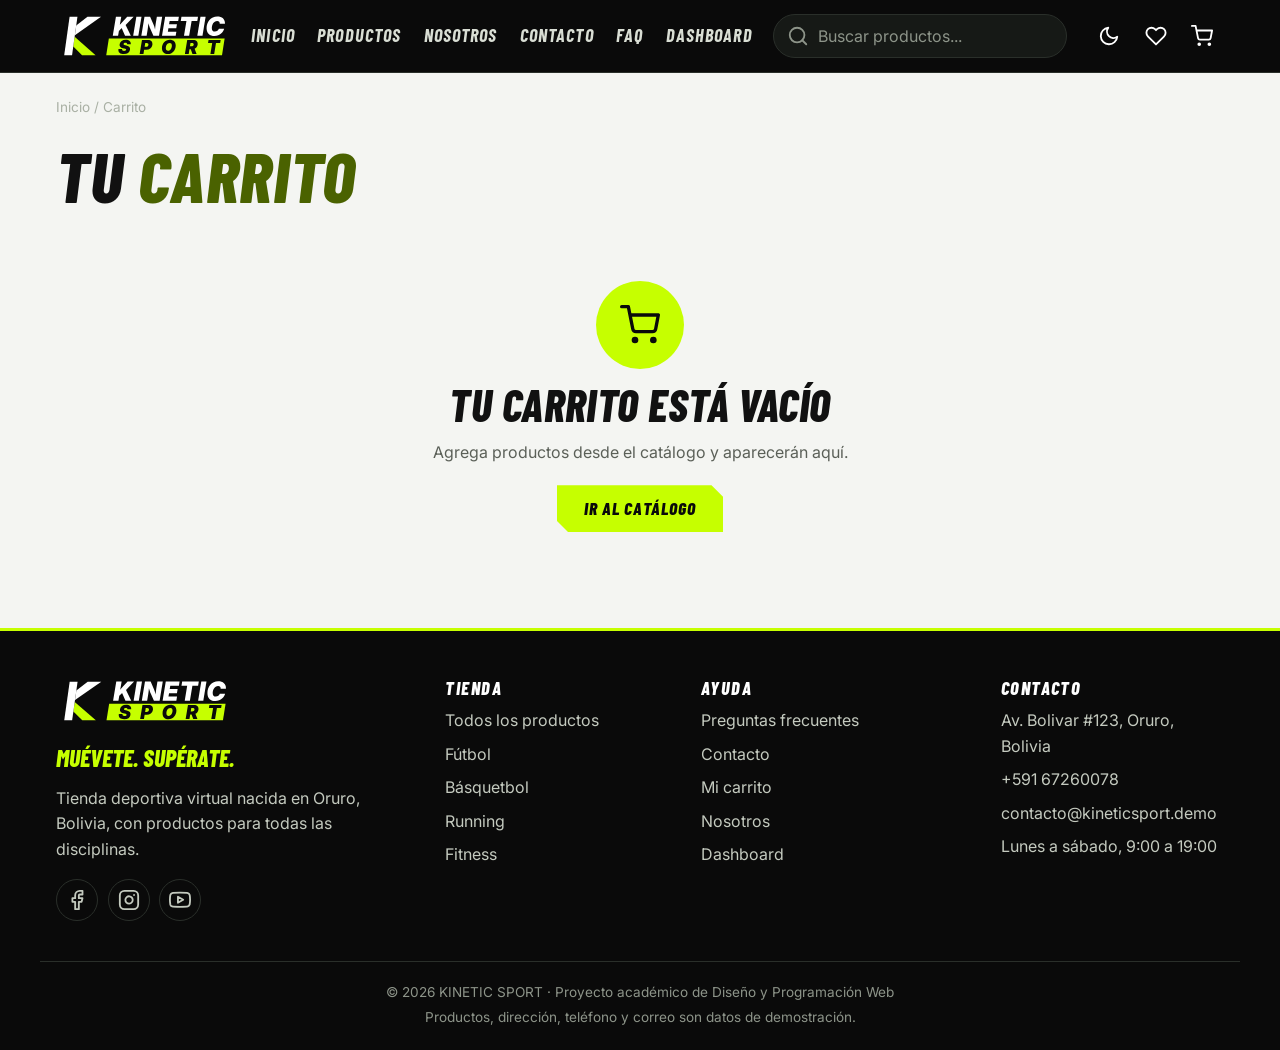
<file: carrito.html>
<!DOCTYPE html>
<html lang="es">
<head>
  <meta charset="UTF-8">
  <meta name="viewport" content="width=device-width, initial-scale=1">
  <title>Carrito | KINETIC SPORT</title>
  <meta name="description" content="Revisa los productos de tu carrito en KINETIC SPORT, cambia cantidades y continúa con tu compra.">

  <link rel="icon" href="img/logo/favicon.svg" type="image/svg+xml">
  <link rel="alternate icon" href="img/logo/favicon.ico">
  <link rel="apple-touch-icon" href="img/logo/apple-touch-icon.png">

  <link rel="preconnect" href="https://fonts.googleapis.com">
  <link rel="preconnect" href="https://fonts.gstatic.com" crossorigin>
  <link href="https://fonts.googleapis.com/css2?family=Barlow+Condensed:ital,wght@1,700;1,800&family=Inter:wght@400;500;600;700&display=swap" rel="stylesheet">

  <link rel="stylesheet" href="css/estilos.css">

  <script>
    try {
      var t = localStorage.getItem('ks_tema');
      if (t === 'claro' || t === 'oscuro') document.documentElement.dataset.tema = t;
    } catch (e) {}
  </script>

  <script defer src="js/app.js"></script>
  <script defer src="js/favoritos.js"></script>
  <script defer src="js/carrito.js"></script>
  <script defer src="js/carrito-pagina.js"></script>
</head>

<body>
  <a class="saltar-contenido" href="#contenido">Saltar al contenido</a>

  <header class="encabezado">
    <div class="contenedor encabezado__barra">

      <a class="logo" href="index.html" aria-label="KINETIC SPORT, ir al inicio">
        <img src="img/logo/logo-oscuro.svg" alt="KINETIC SPORT" width="160" height="40">
      </a>

      <nav class="menu" id="menu" aria-label="Navegación principal">
        <ul>
          <li><a href="index.html">Inicio</a></li>
          <li><a href="productos.html">Productos</a></li>
          <li><a href="nosotros.html">Nosotros</a></li>
          <li><a href="contacto.html">Contacto</a></li>
          <li><a href="faq.html">FAQ</a></li>
          <li><a href="dashboard.html">Dashboard</a></li>
        </ul>
      </nav>

      <form class="buscador" id="form-buscador" role="search" autocomplete="off">
        <svg class="icono buscador__icono" aria-hidden="true"><use href="img/iconos.svg#buscar"/></svg>
        <label class="solo-lectores" for="buscar">Buscar productos</label>
        <input type="search" id="buscar" name="q" placeholder="Buscar productos...">
        <div class="sugerencias" id="sugerencias" hidden></div>
      </form>

      <div class="acciones">
        <button class="accion" id="btn-tema" type="button" aria-label="Cambiar a modo claro">
          <svg class="icono" aria-hidden="true"><use href="img/iconos.svg#sol"/></svg>
        </button>
        <a class="accion" href="productos.html?favoritos=1" aria-label="Mis favoritos">
          <svg class="icono" aria-hidden="true"><use href="img/iconos.svg#corazon"/></svg>
          <span class="contador" id="contador-favoritos" hidden>0</span>
        </a>
        <a class="accion" href="carrito.html" aria-label="Carrito de compras">
          <svg class="icono" aria-hidden="true"><use href="img/iconos.svg#carrito"/></svg>
          <span class="contador" id="contador-carrito" hidden>0</span>
        </a>
        <button class="accion hamburguesa" id="btn-menu" type="button" aria-expanded="false" aria-controls="menu" aria-label="Abrir menú">
          <svg class="icono" aria-hidden="true"><use href="img/iconos.svg#menu"/></svg>
        </button>
      </div>

    </div>
  </header>

  <main id="contenido">
    <div class="contenedor detalle-pagina">

      <p class="pagina-cabecera__ruta"><a href="index.html">Inicio</a> / Carrito</p>
      <h1 class="carrito-titulo">Tu <span>carrito</span></h1>

      <!-- Barra de envío gratis -->
      <div class="envio" id="c-envio" hidden>
        <p class="envio__texto" id="c-envio-texto"></p>
        <div class="envio__barra" role="progressbar" aria-label="Progreso hacia el envío gratis" aria-valuemin="0" aria-valuemax="100" aria-valuenow="0" id="c-envio-barra">
          <span id="c-envio-relleno"></span>
        </div>
      </div>

      <!-- Carrito vacío -->
      <div class="carrito-vacio" id="c-vacio" hidden>
        <span class="carrito-vacio__icono" aria-hidden="true"><svg class="icono"><use href="img/iconos.svg#carrito"/></svg></span>
        <h2>Tu carrito está vacío</h2>
        <p>Agrega productos desde el catálogo y aparecerán aquí.</p>
        <a class="btn btn--primario" href="productos.html">Ir al catálogo</a>
      </div>

      <!-- Carrito con productos -->
      <div class="carrito" id="c-contenido" hidden>

        <section aria-label="Productos del carrito">
          <ul class="carrito-lista" id="c-lista"></ul>
          <div class="carrito-acciones">
            <a class="enlace-flecha" href="productos.html">← Seguir comprando</a>
            <button class="enlace-boton" type="button" id="c-vaciar">Vaciar carrito</button>
          </div>
        </section>

        <aside class="resumen" aria-label="Resumen del pedido">
          <h2>Resumen</h2>
          <dl class="resumen__lista">
            <div><dt>Productos (<span id="r-unidades">0</span>)</dt><dd id="r-subtotal">—</dd></div>
            <div class="resumen__ahorro" id="r-fila-ahorro"><dt>Descuentos</dt><dd id="r-ahorro">—</dd></div>
            <div><dt>Envío</dt><dd id="r-envio">—</dd></div>
            <div class="resumen__total"><dt>Total</dt><dd id="r-total">—</dd></div>
          </dl>
          <a class="btn btn--primario btn--bloque" href="compra.html">Continuar con la compra</a>
          <p class="resumen__nota">Compra simulada: no se realiza ningún cobro real.</p>
        </aside>

      </div>
    </div>
  </main>

  <footer class="pie">
    <div class="contenedor pie__grid">
      <div>
        <a class="pie__logo" href="index.html"><img src="img/logo/logo-oscuro.svg" alt="KINETIC SPORT" width="176" height="44"></a>
        <p class="pie__lema">Muévete. Supérate.</p>
        <p>Tienda deportiva virtual nacida en Oruro, Bolivia, con productos para todas las disciplinas.</p>
        <div class="pie__redes">
          <a href="https://www.facebook.com/" target="_blank" rel="noopener noreferrer" aria-label="Facebook"><svg class="icono" aria-hidden="true"><use href="img/iconos.svg#facebook"/></svg></a>
          <a href="https://www.instagram.com/" target="_blank" rel="noopener noreferrer" aria-label="Instagram"><svg class="icono" aria-hidden="true"><use href="img/iconos.svg#instagram"/></svg></a>
          <a href="https://www.youtube.com/" target="_blank" rel="noopener noreferrer" aria-label="YouTube"><svg class="icono" aria-hidden="true"><use href="img/iconos.svg#youtube"/></svg></a>
        </div>
      </div>
      <div>
        <h3>Tienda</h3>
        <ul>
          <li><a href="productos.html">Todos los productos</a></li>
          <li><a href="productos.html?categoria=F%C3%BAtbol">Fútbol</a></li>
          <li><a href="productos.html?categoria=B%C3%A1squetbol">Básquetbol</a></li>
          <li><a href="productos.html?categoria=Running">Running</a></li>
          <li><a href="productos.html?categoria=Fitness">Fitness</a></li>
        </ul>
      </div>
      <div>
        <h3>Ayuda</h3>
        <ul>
          <li><a href="faq.html">Preguntas frecuentes</a></li>
          <li><a href="contacto.html">Contacto</a></li>
          <li><a href="carrito.html">Mi carrito</a></li>
          <li><a href="nosotros.html">Nosotros</a></li>
          <li><a href="dashboard.html">Dashboard</a></li>
        </ul>
      </div>
      <div>
        <h3>Contacto</h3>
        <ul>
          <li>Av. Bolivar #123, Oruro, Bolivia</li>
          <li>+591 67260078</li>
          <li>contacto@kineticsport.demo</li>
          <li>Lunes a sábado, 9:00 a 19:00</li>
        </ul>
      </div>
    </div>
    <div class="contenedor pie__legal">
      <p>© <span data-anio></span> KINETIC SPORT · Proyecto académico de Diseño y Programación Web</p>
      <p>Productos, dirección, teléfono y correo son datos de demostración.</p>
    </div>
  </footer>

  <div class="notificaciones" id="notificaciones" aria-live="polite"></div>
</body>
</html>
</file>
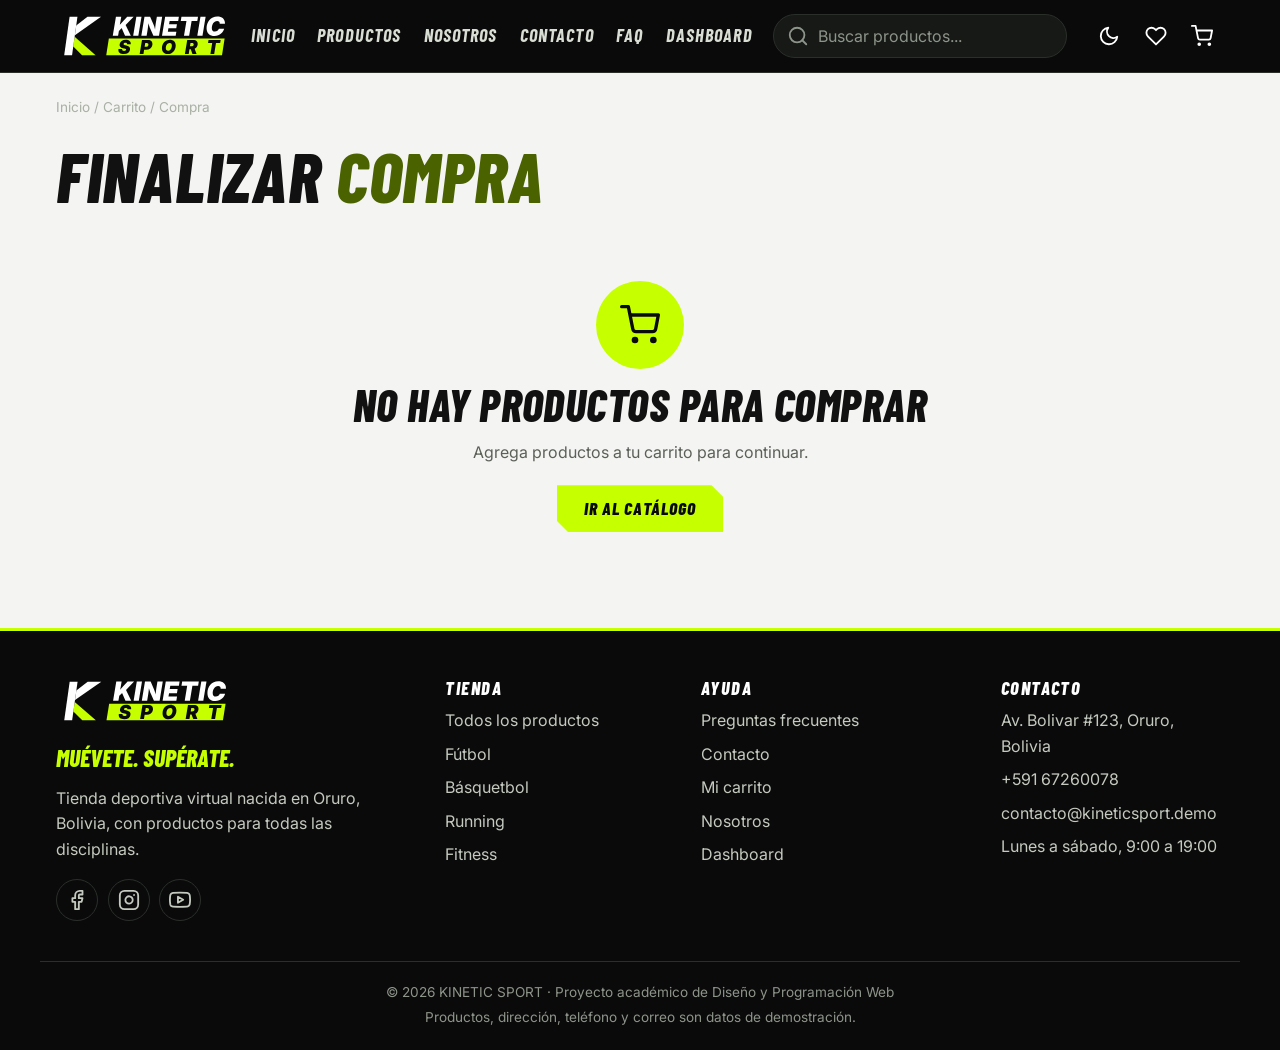
<file: compra.html>
<!DOCTYPE html>
<html lang="es">
<head>
  <meta charset="UTF-8">
  <meta name="viewport" content="width=device-width, initial-scale=1">
  <title>Finalizar compra | KINETIC SPORT</title>
  <meta name="description" content="Completa tus datos y confirma tu pedido en KINETIC SPORT (compra simulada).">

  <link rel="icon" href="img/logo/favicon.svg" type="image/svg+xml">
  <link rel="alternate icon" href="img/logo/favicon.ico">
  <link rel="apple-touch-icon" href="img/logo/apple-touch-icon.png">

  <link rel="preconnect" href="https://fonts.googleapis.com">
  <link rel="preconnect" href="https://fonts.gstatic.com" crossorigin>
  <link href="https://fonts.googleapis.com/css2?family=Barlow+Condensed:ital,wght@1,700;1,800&family=Inter:wght@400;500;600;700&display=swap" rel="stylesheet">

  <link rel="stylesheet" href="css/estilos.css">

  <script>
    try {
      var t = localStorage.getItem('ks_tema');
      if (t === 'claro' || t === 'oscuro') document.documentElement.dataset.tema = t;
    } catch (e) {}
  </script>

  <script defer src="js/app.js"></script>
  <script defer src="js/favoritos.js"></script>
  <script defer src="js/carrito.js"></script>
  <script defer src="js/compra.js"></script>
</head>

<body>
  <a class="saltar-contenido" href="#contenido">Saltar al contenido</a>

  <header class="encabezado">
    <div class="contenedor encabezado__barra">

      <a class="logo" href="index.html" aria-label="KINETIC SPORT, ir al inicio">
        <img src="img/logo/logo-oscuro.svg" alt="KINETIC SPORT" width="160" height="40">
      </a>

      <nav class="menu" id="menu" aria-label="Navegación principal">
        <ul>
          <li><a href="index.html">Inicio</a></li>
          <li><a href="productos.html">Productos</a></li>
          <li><a href="nosotros.html">Nosotros</a></li>
          <li><a href="contacto.html">Contacto</a></li>
          <li><a href="faq.html">FAQ</a></li>
          <li><a href="dashboard.html">Dashboard</a></li>
        </ul>
      </nav>

      <form class="buscador" id="form-buscador" role="search" autocomplete="off">
        <svg class="icono buscador__icono" aria-hidden="true"><use href="img/iconos.svg#buscar"/></svg>
        <label class="solo-lectores" for="buscar">Buscar productos</label>
        <input type="search" id="buscar" name="q" placeholder="Buscar productos...">
        <div class="sugerencias" id="sugerencias" hidden></div>
      </form>

      <div class="acciones">
        <button class="accion" id="btn-tema" type="button" aria-label="Cambiar a modo claro">
          <svg class="icono" aria-hidden="true"><use href="img/iconos.svg#sol"/></svg>
        </button>
        <a class="accion" href="productos.html?favoritos=1" aria-label="Mis favoritos">
          <svg class="icono" aria-hidden="true"><use href="img/iconos.svg#corazon"/></svg>
          <span class="contador" id="contador-favoritos" hidden>0</span>
        </a>
        <a class="accion" href="carrito.html" aria-label="Carrito de compras">
          <svg class="icono" aria-hidden="true"><use href="img/iconos.svg#carrito"/></svg>
          <span class="contador" id="contador-carrito" hidden>0</span>
        </a>
        <button class="accion hamburguesa" id="btn-menu" type="button" aria-expanded="false" aria-controls="menu" aria-label="Abrir menú">
          <svg class="icono" aria-hidden="true"><use href="img/iconos.svg#menu"/></svg>
        </button>
      </div>

    </div>
  </header>

  <main id="contenido">
    <div class="contenedor detalle-pagina">

      <p class="pagina-cabecera__ruta"><a href="index.html">Inicio</a> / <a href="carrito.html">Carrito</a> / Compra</p>
      <h1 class="carrito-titulo">Finalizar <span>compra</span></h1>

      <!-- Carrito vacío -->
      <div class="carrito-vacio" id="k-vacio" hidden>
        <span class="carrito-vacio__icono" aria-hidden="true"><svg class="icono"><use href="img/iconos.svg#carrito"/></svg></span>
        <h2>No hay productos para comprar</h2>
        <p>Agrega productos a tu carrito para continuar.</p>
        <a class="btn btn--primario" href="productos.html">Ir al catálogo</a>
      </div>

      <!-- Formulario + resumen -->
      <div class="carrito" id="k-contenido" hidden>

        <form class="panel formulario" id="form-compra" novalidate>
          <h2 class="panel__titulo">Datos del comprador</h2>

          <div class="formulario__grid">
            <div class="campo-grupo">
              <label for="k-nombre">Nombre completo</label>
              <input class="campo" type="text" id="k-nombre" autocomplete="name" maxlength="60" placeholder="Ej: María Fernanda Quispe" aria-describedby="e-nombre">
              <p class="campo__error" id="e-nombre" role="alert"></p>
            </div>
            <div class="campo-grupo">
              <label for="k-correo">Correo electrónico</label>
              <input class="campo" type="email" id="k-correo" autocomplete="email" maxlength="80" placeholder="nombre@correo.com" aria-describedby="e-correo">
              <p class="campo__error" id="e-correo" role="alert"></p>
            </div>
            <div class="campo-grupo">
              <label for="k-celular">Celular</label>
              <input class="campo" type="tel" id="k-celular" autocomplete="tel" inputmode="tel" maxlength="16" placeholder="Ej: 71234567" aria-describedby="e-celular">
              <p class="campo__error" id="e-celular" role="alert"></p>
            </div>
            <div class="campo-grupo">
              <label for="k-departamento">Departamento</label>
              <select class="campo" id="k-departamento" aria-describedby="e-departamento">
                <option value="">Selecciona…</option>
                <option>Beni</option>
                <option>Chuquisaca</option>
                <option>Cochabamba</option>
                <option>La Paz</option>
                <option>Oruro</option>
                <option>Pando</option>
                <option>Potosí</option>
                <option>Santa Cruz</option>
                <option>Tarija</option>
              </select>
              <p class="campo__error" id="e-departamento" role="alert"></p>
            </div>
            <div class="campo-grupo formulario__completo">
              <label for="k-direccion">Dirección de entrega</label>
              <input class="campo" type="text" id="k-direccion" autocomplete="street-address" maxlength="100" placeholder="Calle, número, zona o barrio" aria-describedby="e-direccion">
              <p class="campo__error" id="e-direccion" role="alert"></p>
            </div>
          </div>

          <fieldset class="pagos">
            <legend>Método de pago (simulado)</legend>
            <label class="pago">
              <input type="radio" name="pago" value="Pago contra entrega" checked>
              <span><b>Pago contra entrega</b><small>Pagas al recibir tu pedido.</small></span>
            </label>
            <label class="pago">
              <input type="radio" name="pago" value="Transferencia o QR">
              <span><b>Transferencia o QR</b><small>Recibirás los datos por correo.</small></span>
            </label>
          </fieldset>

          <button class="btn btn--primario" type="submit" id="k-confirmar">Confirmar pedido</button>
          <p class="formulario__nota">Esta es una compra simulada: no se cobra nada ni se guardan datos de pago.</p>
        </form>

        <aside class="resumen" aria-label="Resumen del pedido">
          <h2>Tu pedido</h2>
          <ul class="mini" id="k-lineas"></ul>
          <dl class="resumen__lista">
            <div><dt>Productos (<span id="k-unidades">0</span>)</dt><dd id="k-subtotal">—</dd></div>
            <div class="resumen__ahorro" id="k-fila-ahorro"><dt>Descuentos</dt><dd id="k-ahorro">—</dd></div>
            <div><dt>Envío</dt><dd id="k-envio">—</dd></div>
            <div class="resumen__total"><dt>Total</dt><dd id="k-total">—</dd></div>
          </dl>
          <a class="enlace-flecha" href="carrito.html">← Modificar carrito</a>
        </aside>
      </div>

      <!-- Confirmación del pedido -->
      <section class="confirmacion" id="k-confirmacion" tabindex="-1" hidden aria-labelledby="conf-titulo">
        <span class="exito__icono" aria-hidden="true"><svg class="icono"><use href="img/iconos.svg#check"/></svg></span>
        <h2 id="conf-titulo">¡Pedido confirmado!</h2>
        <p>Gracias, <b id="conf-nombre"></b>. Enviaremos los detalles a <b id="conf-correo"></b>.</p>

        <div class="ticket">
          <p class="ticket__codigo">Pedido <b id="conf-codigo"></b></p>
          <ul class="mini" id="conf-lineas"></ul>
          <dl class="resumen__lista">
            <div><dt>Envío a</dt><dd id="conf-destino"></dd></div>
            <div><dt>Pago</dt><dd id="conf-pago"></dd></div>
            <div><dt>Envío</dt><dd id="conf-envio"></dd></div>
            <div class="resumen__total"><dt>Total</dt><dd id="conf-total"></dd></div>
          </dl>
        </div>

        <p class="formulario__nota">Compra simulada para este proyecto académico.</p>
        <div class="confirmacion__botones">
          <a class="btn btn--primario" href="productos.html">Seguir comprando</a>
          <a class="btn btn--secundario" href="index.html">Volver al inicio</a>
        </div>
      </section>

    </div>
  </main>

  <footer class="pie">
    <div class="contenedor pie__grid">
      <div>
        <a class="pie__logo" href="index.html"><img src="img/logo/logo-oscuro.svg" alt="KINETIC SPORT" width="176" height="44"></a>
        <p class="pie__lema">Muévete. Supérate.</p>
        <p>Tienda deportiva virtual nacida en Oruro, Bolivia, con productos para todas las disciplinas.</p>
        <div class="pie__redes">
          <a href="https://www.facebook.com/" target="_blank" rel="noopener noreferrer" aria-label="Facebook"><svg class="icono" aria-hidden="true"><use href="img/iconos.svg#facebook"/></svg></a>
          <a href="https://www.instagram.com/" target="_blank" rel="noopener noreferrer" aria-label="Instagram"><svg class="icono" aria-hidden="true"><use href="img/iconos.svg#instagram"/></svg></a>
          <a href="https://www.youtube.com/" target="_blank" rel="noopener noreferrer" aria-label="YouTube"><svg class="icono" aria-hidden="true"><use href="img/iconos.svg#youtube"/></svg></a>
        </div>
      </div>
      <div>
        <h3>Tienda</h3>
        <ul>
          <li><a href="productos.html">Todos los productos</a></li>
          <li><a href="productos.html?categoria=F%C3%BAtbol">Fútbol</a></li>
          <li><a href="productos.html?categoria=B%C3%A1squetbol">Básquetbol</a></li>
          <li><a href="productos.html?categoria=Running">Running</a></li>
          <li><a href="productos.html?categoria=Fitness">Fitness</a></li>
        </ul>
      </div>
      <div>
        <h3>Ayuda</h3>
        <ul>
          <li><a href="faq.html">Preguntas frecuentes</a></li>
          <li><a href="contacto.html">Contacto</a></li>
          <li><a href="carrito.html">Mi carrito</a></li>
          <li><a href="nosotros.html">Nosotros</a></li>
          <li><a href="dashboard.html">Dashboard</a></li>
        </ul>
      </div>
      <div>
        <h3>Contacto</h3>
        <ul>
          <li>Av. Bolivar #123, Oruro, Bolivia</li>
          <li>+591 67260078</li>
          <li>contacto@kineticsport.demo</li>
          <li>Lunes a sábado, 9:00 a 19:00</li>
        </ul>
      </div>
    </div>
    <div class="contenedor pie__legal">
      <p>© <span data-anio></span> KINETIC SPORT · Proyecto académico de Diseño y Programación Web</p>
      <p>Productos, dirección, teléfono y correo son datos de demostración.</p>
    </div>
  </footer>

  <div class="notificaciones" id="notificaciones" aria-live="polite"></div>
</body>
</html>
</file>
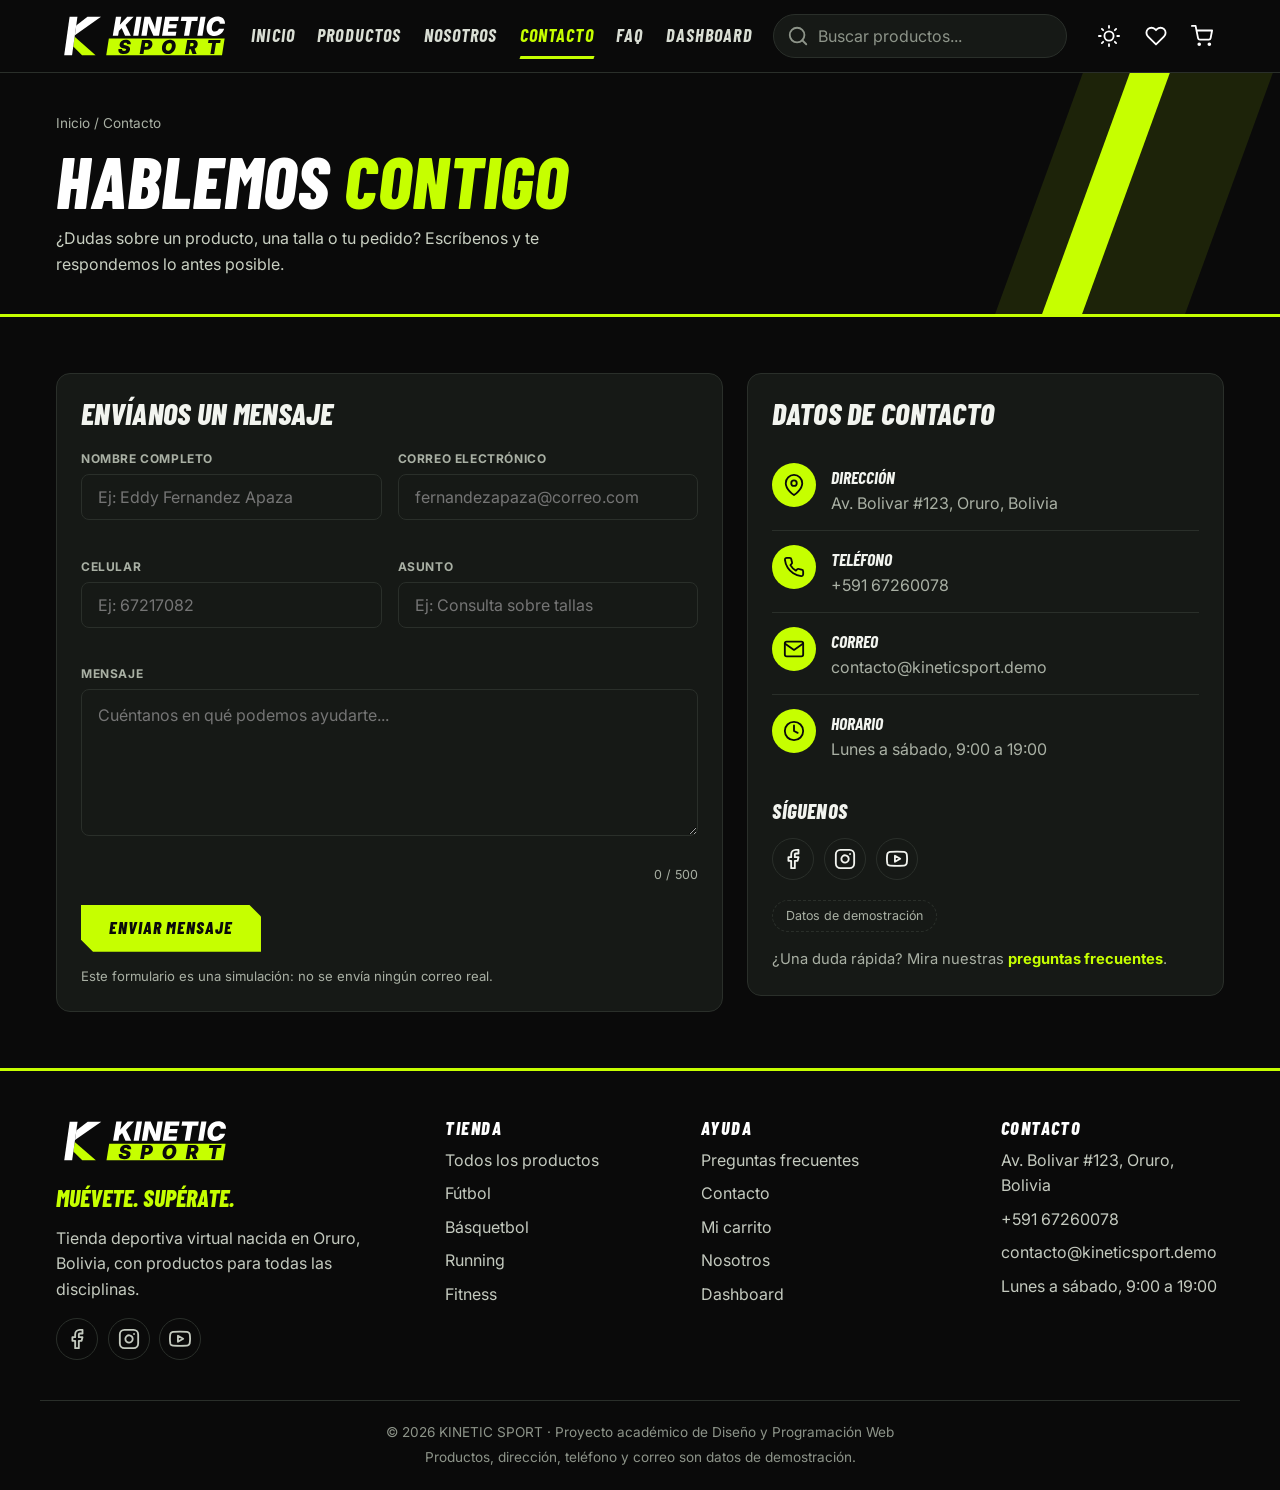
<file: contacto.html>
<!DOCTYPE html>
<html lang="es">
<head>
  <meta charset="UTF-8">
  <meta name="viewport" content="width=device-width, initial-scale=1">
  <title>Contacto | KINETIC SPORT</title>
  <meta name="description" content="Escríbenos: formulario de contacto, datos de la tienda y redes sociales de KINETIC SPORT.">

  <link rel="icon" href="img/logo/favicon.svg" type="image/svg+xml">
  <link rel="alternate icon" href="img/logo/favicon.ico">
  <link rel="apple-touch-icon" href="img/logo/apple-touch-icon.png">

  <link rel="preconnect" href="https://fonts.googleapis.com">
  <link rel="preconnect" href="https://fonts.gstatic.com" crossorigin>
  <link href="https://fonts.googleapis.com/css2?family=Barlow+Condensed:ital,wght@1,700;1,800&family=Inter:wght@400;500;600;700&display=swap" rel="stylesheet">

  <link rel="stylesheet" href="css/estilos.css">

  <script>
    try {
      var t = localStorage.getItem('ks_tema');
      if (t === 'claro' || t === 'oscuro') document.documentElement.dataset.tema = t;
    } catch (e) {}
  </script>

  <script defer src="js/app.js"></script>
  <script defer src="js/favoritos.js"></script>
  <script defer src="js/carrito.js"></script>
  <script defer src="js/contacto.js"></script>
</head>

<body class="pagina-oscura">
  <a class="saltar-contenido" href="#contenido">Saltar al contenido</a>
  <header class="encabezado">
    <div class="contenedor encabezado__barra">

      <a class="logo" href="index.html" aria-label="KINETIC SPORT, ir al inicio">
        <img src="img/logo/logo-oscuro.svg" alt="KINETIC SPORT" width="160" height="40">
      </a>

      <nav class="menu" id="menu" aria-label="Navegación principal">
        <ul>
          <li><a href="index.html">Inicio</a></li>
          <li><a href="productos.html">Productos</a></li>
          <li><a href="nosotros.html">Nosotros</a></li>
          <li><a href="contacto.html">Contacto</a></li>
          <li><a href="faq.html">FAQ</a></li>
          <li><a href="dashboard.html">Dashboard</a></li>
        </ul>
      </nav>

      <form class="buscador" id="form-buscador" role="search" autocomplete="off">
        <svg class="icono buscador__icono" aria-hidden="true"><use href="img/iconos.svg#buscar"/></svg>
        <label class="solo-lectores" for="buscar">Buscar productos</label>
        <input type="search" id="buscar" name="q" placeholder="Buscar productos...">
        <div class="sugerencias" id="sugerencias" hidden></div>
      </form>

      <div class="acciones">
        <button class="accion" id="btn-tema" type="button" aria-label="Cambiar a modo claro">
          <svg class="icono" aria-hidden="true"><use href="img/iconos.svg#sol"/></svg>
        </button>
        <a class="accion" href="productos.html?favoritos=1" aria-label="Mis favoritos">
          <svg class="icono" aria-hidden="true"><use href="img/iconos.svg#corazon"/></svg>
          <span class="contador" id="contador-favoritos" hidden>0</span>
        </a>
        <a class="accion" href="carrito.html" aria-label="Carrito de compras">
          <svg class="icono" aria-hidden="true"><use href="img/iconos.svg#carrito"/></svg>
          <span class="contador" id="contador-carrito" hidden>0</span>
        </a>
        <button class="accion hamburguesa" id="btn-menu" type="button" aria-expanded="false" aria-controls="menu" aria-label="Abrir menú">
          <svg class="icono" aria-hidden="true"><use href="img/iconos.svg#menu"/></svg>
        </button>
      </div>

    </div>
  </header>
  <main id="contenido">

    <section class="pagina-cabecera">
      <div class="contenedor">
        <p class="pagina-cabecera__ruta"><a href="index.html">Inicio</a> / Contacto</p>
        <h1>Hablemos <span>contigo</span></h1>
        <p class="pagina-cabecera__texto">¿Dudas sobre un producto, una talla o tu pedido? Escríbenos y te respondemos lo antes posible.</p>
      </div>
    </section>

    <section class="seccion" aria-label="Formulario e información de contacto">
      <div class="contenedor contacto">

        <!-- ===================== FORMULARIO ===================== -->
        <div class="panel">
          <h2 class="panel__titulo">Envíanos un mensaje</h2>

          <!-- "novalidate": la validación la hace contacto.js, no el navegador -->
          <form class="formulario" id="form-contacto" novalidate>
            <div class="formulario__grid">

              <div class="campo-grupo">
                <label for="c-nombre">Nombre completo</label>
                <input class="campo" type="text" id="c-nombre" name="nombre" autocomplete="name"
                       placeholder="Ej: Eddy Fernandez Apaza" maxlength="60" aria-describedby="e-nombre">
                <p class="campo__error" id="e-nombre" role="alert"></p>
              </div>

              <div class="campo-grupo">
                <label for="c-correo">Correo electrónico</label>
                <input class="campo" type="email" id="c-correo" name="correo" autocomplete="email"
                       placeholder="fernandezapaza@correo.com" maxlength="80" aria-describedby="e-correo">
                <p class="campo__error" id="e-correo" role="alert"></p>
              </div>

              <div class="campo-grupo">
                <label for="c-celular">Celular</label>
                <input class="campo" type="tel" id="c-celular" name="celular" autocomplete="tel"
                       inputmode="tel" placeholder="Ej: 67217082" maxlength="16" aria-describedby="e-celular">
                <p class="campo__error" id="e-celular" role="alert"></p>
              </div>

              <div class="campo-grupo">
                <label for="c-asunto">Asunto</label>
                <input class="campo" type="text" id="c-asunto" name="asunto"
                       placeholder="Ej: Consulta sobre tallas" maxlength="80" aria-describedby="e-asunto">
                <p class="campo__error" id="e-asunto" role="alert"></p>
              </div>

              <div class="campo-grupo formulario__completo">
                <label for="c-mensaje">Mensaje</label>
                <textarea class="campo" id="c-mensaje" name="mensaje" rows="5" maxlength="500"
                          placeholder="Cuéntanos en qué podemos ayudarte..." aria-describedby="e-mensaje"></textarea>
                <p class="campo__error" id="e-mensaje" role="alert"></p>
                <p class="campo__contador" id="c-contador">0 / 500</p>
              </div>

            </div>

            <button class="btn btn--primario" type="submit">Enviar mensaje</button>
            <p class="formulario__nota">Este formulario es una simulación: no se envía ningún correo real.</p>
          </form>

          <!-- Confirmación (se muestra al enviar correctamente) -->
          <div class="exito" id="contacto-exito" tabindex="-1" hidden>
            <span class="exito__icono" aria-hidden="true"><svg class="icono"><use href="img/iconos.svg#check"/></svg></span>
            <h3>¡Gracias, <span id="exito-nombre"></span>!</h3>
            <p>Recibimos tu mensaje. Te responderemos al correo <b id="exito-correo"></b> lo antes posible.</p>
            <p class="formulario__nota">(Envío simulado para este proyecto académico.)</p>
            <button class="btn btn--secundario" type="button" id="btn-otro">Enviar otro mensaje</button>
          </div>
        </div>

        <!-- ===================== INFORMACIÓN ===================== -->
        <aside class="panel" aria-label="Datos de contacto">
          <h2 class="panel__titulo">Datos de contacto</h2>

          <ul class="info-contacto">
            <li>
              <span class="info-contacto__icono"><svg class="icono" aria-hidden="true"><use href="img/iconos.svg#ubicacion"/></svg></span>
              <div><strong>Dirección</strong>Av. Bolivar #123, Oruro, Bolivia</div>
            </li>
            <li>
              <span class="info-contacto__icono"><svg class="icono" aria-hidden="true"><use href="img/iconos.svg#telefono"/></svg></span>
              <div><strong>Teléfono</strong>+591 67260078</div>
            </li>
            <li>
              <span class="info-contacto__icono"><svg class="icono" aria-hidden="true"><use href="img/iconos.svg#correo"/></svg></span>
              <div><strong>Correo</strong>contacto@kineticsport.demo</div>
            </li>
            <li>
              <span class="info-contacto__icono"><svg class="icono" aria-hidden="true"><use href="img/iconos.svg#reloj"/></svg></span>
              <div><strong>Horario</strong>Lunes a sábado, 9:00 a 19:00</div>
            </li>
          </ul>

          <h3 class="panel__subtitulo">Síguenos</h3>
          <div class="pie__redes">
            <a href="https://www.facebook.com/" target="_blank" rel="noopener noreferrer" aria-label="Facebook"><svg class="icono" aria-hidden="true"><use href="img/iconos.svg#facebook"/></svg></a>
            <a href="https://www.instagram.com/" target="_blank" rel="noopener noreferrer" aria-label="Instagram"><svg class="icono" aria-hidden="true"><use href="img/iconos.svg#instagram"/></svg></a>
            <a href="https://www.youtube.com/" target="_blank" rel="noopener noreferrer" aria-label="YouTube"><svg class="icono" aria-hidden="true"><use href="img/iconos.svg#youtube"/></svg></a>
          </div>

          <p class="etiqueta-demo">Datos de demostración</p>
          <p class="panel__ayuda">¿Una duda rápida? Mira nuestras <a class="enlace-flecha" href="faq.html">preguntas frecuentes</a>.</p>
        </aside>

      </div>
    </section>

  </main>
  <footer class="pie">
    <div class="contenedor pie__grid">
      <div>
        <a class="pie__logo" href="index.html"><img src="img/logo/logo-oscuro.svg" alt="KINETIC SPORT" width="176" height="44"></a>
        <p class="pie__lema">Muévete. Supérate.</p>
        <p>Tienda deportiva virtual nacida en Oruro, Bolivia, con productos para todas las disciplinas.</p>
        <div class="pie__redes">
          <a href="https://www.facebook.com/" target="_blank" rel="noopener noreferrer" aria-label="Facebook"><svg class="icono" aria-hidden="true"><use href="img/iconos.svg#facebook"/></svg></a>
          <a href="https://www.instagram.com/" target="_blank" rel="noopener noreferrer" aria-label="Instagram"><svg class="icono" aria-hidden="true"><use href="img/iconos.svg#instagram"/></svg></a>
          <a href="https://www.youtube.com/" target="_blank" rel="noopener noreferrer" aria-label="YouTube"><svg class="icono" aria-hidden="true"><use href="img/iconos.svg#youtube"/></svg></a>
        </div>
      </div>
      <div>
        <h3>Tienda</h3>
        <ul>
          <li><a href="productos.html">Todos los productos</a></li>
          <li><a href="productos.html?categoria=F%C3%BAtbol">Fútbol</a></li>
          <li><a href="productos.html?categoria=B%C3%A1squetbol">Básquetbol</a></li>
          <li><a href="productos.html?categoria=Running">Running</a></li>
          <li><a href="productos.html?categoria=Fitness">Fitness</a></li>
        </ul>
      </div>
      <div>
        <h3>Ayuda</h3>
        <ul>
          <li><a href="faq.html">Preguntas frecuentes</a></li>
          <li><a href="contacto.html">Contacto</a></li>
          <li><a href="carrito.html">Mi carrito</a></li>
          <li><a href="nosotros.html">Nosotros</a></li>
          <li><a href="dashboard.html">Dashboard</a></li>
        </ul>
      </div>
      <div>
        <h3>Contacto</h3>
        <ul>
          <li>Av. Bolivar #123, Oruro, Bolivia</li>
          <li>+591 67260078</li>
          <li>contacto@kineticsport.demo</li>
          <li>Lunes a sábado, 9:00 a 19:00</li>
        </ul>
      </div>
    </div>
    <div class="contenedor pie__legal">
      <p>© <span data-anio></span> KINETIC SPORT · Proyecto académico de Diseño y Programación Web</p>
      <p>Productos, dirección, teléfono y correo son datos de demostración.</p>
    </div>
  </footer>
  <div class="notificaciones" id="notificaciones" aria-live="polite"></div>
</body>
</html>
</file>
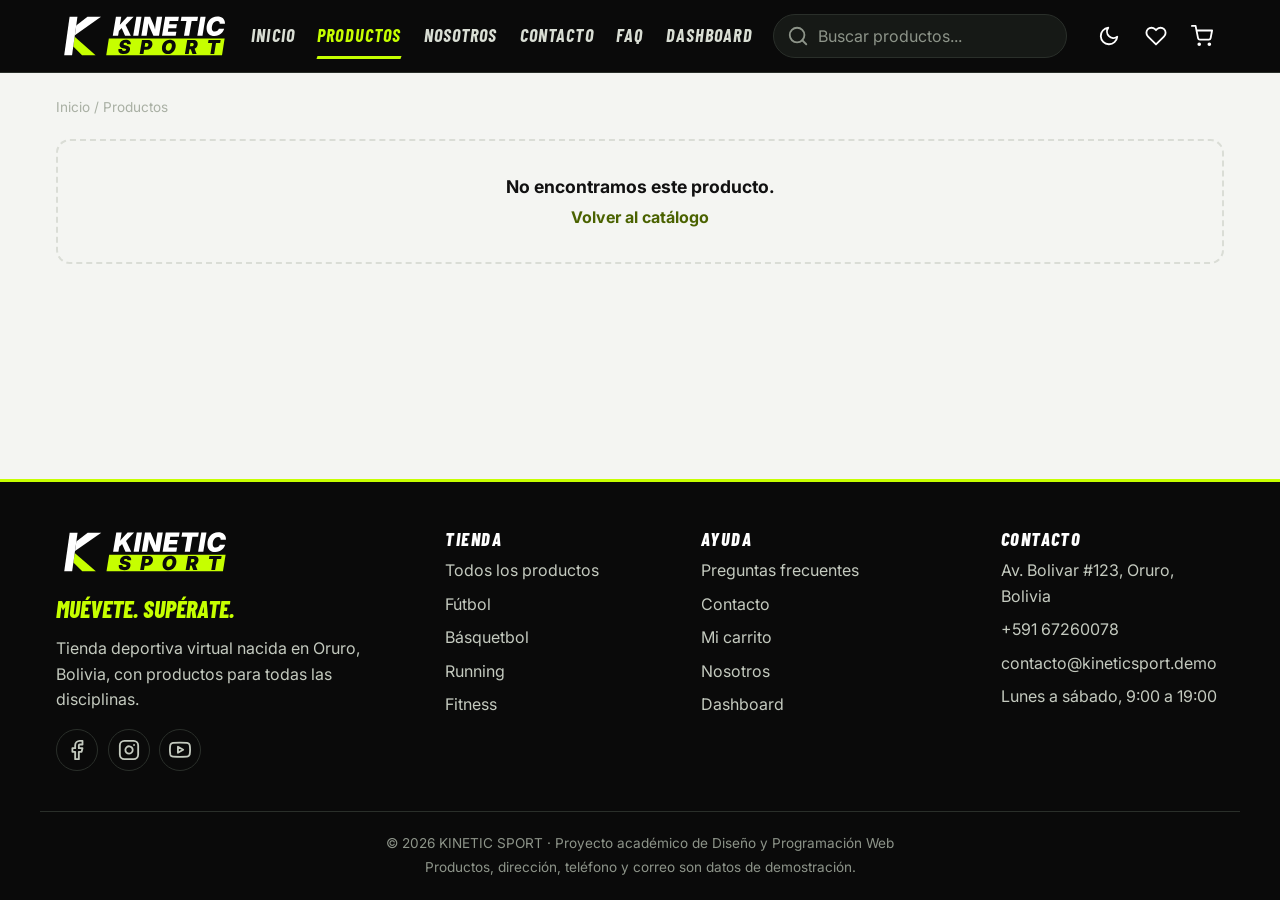
<file: detalle.html>
<!DOCTYPE html>
<html lang="es">
<head>
  <meta charset="UTF-8">
  <meta name="viewport" content="width=device-width, initial-scale=1">
  <title>Detalle del producto | KINETIC SPORT</title>
  <meta name="description" content="Detalle de producto de KINETIC SPORT: descripción, precio, tallas y disponibilidad.">

  <link rel="icon" href="img/logo/favicon.svg" type="image/svg+xml">
  <link rel="alternate icon" href="img/logo/favicon.ico">
  <link rel="apple-touch-icon" href="img/logo/apple-touch-icon.png">

  <link rel="preconnect" href="https://fonts.googleapis.com">
  <link rel="preconnect" href="https://fonts.gstatic.com" crossorigin>
  <link href="https://fonts.googleapis.com/css2?family=Barlow+Condensed:ital,wght@1,700;1,800&family=Inter:wght@400;500;600;700&display=swap" rel="stylesheet">

  <link rel="stylesheet" href="css/estilos.css">

  <script>
    try {
      var t = localStorage.getItem('ks_tema');
      if (t === 'claro' || t === 'oscuro') document.documentElement.dataset.tema = t;
    } catch (e) {}
  </script>

  <script defer src="js/app.js"></script>
  <script defer src="js/favoritos.js"></script>
  <script defer src="js/carrito.js"></script>
  <script defer src="js/detalle.js"></script>
</head>

<body>
  <a class="saltar-contenido" href="#contenido">Saltar al contenido</a>

<header class="encabezado">
    <div class="contenedor encabezado__barra">

      <a class="logo" href="index.html" aria-label="KINETIC SPORT, ir al inicio">
        <img src="img/logo/logo-oscuro.svg" alt="KINETIC SPORT" width="160" height="40">
      </a>

      <nav class="menu" id="menu" aria-label="Navegación principal">
        <ul>
          <li><a href="index.html">Inicio</a></li>
          <li><a href="productos.html">Productos</a></li>
          <li><a href="nosotros.html">Nosotros</a></li>
          <li><a href="contacto.html">Contacto</a></li>
          <li><a href="faq.html">FAQ</a></li>
          <li><a href="dashboard.html">Dashboard</a></li>
        </ul>
      </nav>

      <form class="buscador" id="form-buscador" role="search" autocomplete="off">
        <svg class="icono buscador__icono" aria-hidden="true"><use href="img/iconos.svg#buscar"/></svg>
        <label class="solo-lectores" for="buscar">Buscar productos</label>
        <input type="search" id="buscar" name="q" placeholder="Buscar productos...">
        <div class="sugerencias" id="sugerencias" hidden></div>
      </form>

      <div class="acciones">
        <button class="accion" id="btn-tema" type="button" aria-label="Cambiar a modo claro">
          <svg class="icono" aria-hidden="true"><use href="img/iconos.svg#sol"/></svg>
        </button>
        <a class="accion" href="productos.html?favoritos=1" aria-label="Mis favoritos">
          <svg class="icono" aria-hidden="true"><use href="img/iconos.svg#corazon"/></svg>
          <span class="contador" id="contador-favoritos" hidden>0</span>
        </a>
        <a class="accion" href="carrito.html" aria-label="Carrito de compras">
          <svg class="icono" aria-hidden="true"><use href="img/iconos.svg#carrito"/></svg>
          <span class="contador" id="contador-carrito" hidden>0</span>
        </a>
        <button class="accion hamburguesa" id="btn-menu" type="button" aria-expanded="false" aria-controls="menu" aria-label="Abrir menú">
          <svg class="icono" aria-hidden="true"><use href="img/iconos.svg#menu"/></svg>
        </button>
      </div>

    </div>
  </header>
  <main id="contenido">
    <div class="contenedor detalle-pagina">

      <p class="pagina-cabecera__ruta" id="d-ruta"><a href="index.html">Inicio</a> / <a href="productos.html">Productos</a></p>

      <!-- Aquí detalle.js dibuja el producto -->
      <div id="d-producto" aria-live="polite">
        <p class="estado-vacio">Cargando producto…</p>
      </div>

      <!-- Productos relacionados -->
      <section class="detalle-relacionados" id="d-relacionados" aria-labelledby="rel-titulo" hidden>
        <div class="titulo-seccion"><h2 id="rel-titulo">También te puede interesar</h2></div>
        <div class="grid-productos" id="d-grid-relacionados"></div>
      </section>

    </div>
  </main>

  <!-- ========= GUÍA DE TALLAS (ventana modal nativa) ========= -->
  <dialog class="guia" id="guia-tallas" aria-labelledby="guia-titulo">
    <div class="guia__cabecera">
      <h2 id="guia-titulo">Guía de tallas</h2>
      <button class="guia__cerrar" type="button" id="guia-cerrar" aria-label="Cerrar guía de tallas">
        <svg class="icono" aria-hidden="true"><use href="img/iconos.svg#cerrar"/></svg>
      </button>
    </div>
    <div class="guia__cuerpo" id="guia-cuerpo"></div>
  </dialog>

  <footer class="pie">
    <div class="contenedor pie__grid">
      <div>
        <a class="pie__logo" href="index.html"><img src="img/logo/logo-oscuro.svg" alt="KINETIC SPORT" width="176" height="44"></a>
        <p class="pie__lema">Muévete. Supérate.</p>
        <p>Tienda deportiva virtual nacida en Oruro, Bolivia, con productos para todas las disciplinas.</p>
        <div class="pie__redes">
          <a href="https://www.facebook.com/" target="_blank" rel="noopener noreferrer" aria-label="Facebook"><svg class="icono" aria-hidden="true"><use href="img/iconos.svg#facebook"/></svg></a>
          <a href="https://www.instagram.com/" target="_blank" rel="noopener noreferrer" aria-label="Instagram"><svg class="icono" aria-hidden="true"><use href="img/iconos.svg#instagram"/></svg></a>
          <a href="https://www.youtube.com/" target="_blank" rel="noopener noreferrer" aria-label="YouTube"><svg class="icono" aria-hidden="true"><use href="img/iconos.svg#youtube"/></svg></a>
        </div>
      </div>
      <div>
        <h3>Tienda</h3>
        <ul>
          <li><a href="productos.html">Todos los productos</a></li>
          <li><a href="productos.html?categoria=F%C3%BAtbol">Fútbol</a></li>
          <li><a href="productos.html?categoria=B%C3%A1squetbol">Básquetbol</a></li>
          <li><a href="productos.html?categoria=Running">Running</a></li>
          <li><a href="productos.html?categoria=Fitness">Fitness</a></li>
        </ul>
      </div>
      <div>
        <h3>Ayuda</h3>
        <ul>
          <li><a href="faq.html">Preguntas frecuentes</a></li>
          <li><a href="contacto.html">Contacto</a></li>
          <li><a href="carrito.html">Mi carrito</a></li>
          <li><a href="nosotros.html">Nosotros</a></li>
          <li><a href="dashboard.html">Dashboard</a></li>
        </ul>
      </div>
      <div>
        <h3>Contacto</h3>
        <ul>
          <li>Av. Bolivar #123, Oruro, Bolivia</li>
          <li>+591 67260078</li>
          <li>contacto@kineticsport.demo</li>
          <li>Lunes a sábado, 9:00 a 19:00</li>
        </ul>
      </div>
    </div>
    <div class="contenedor pie__legal">
      <p>© <span data-anio></span> KINETIC SPORT · Proyecto académico de Diseño y Programación Web</p>
      <p>Productos, dirección, teléfono y correo son datos de demostración.</p>
    </div>
  </footer>
  <div class="notificaciones" id="notificaciones" aria-live="polite"></div>
</body>
</html>
</file>
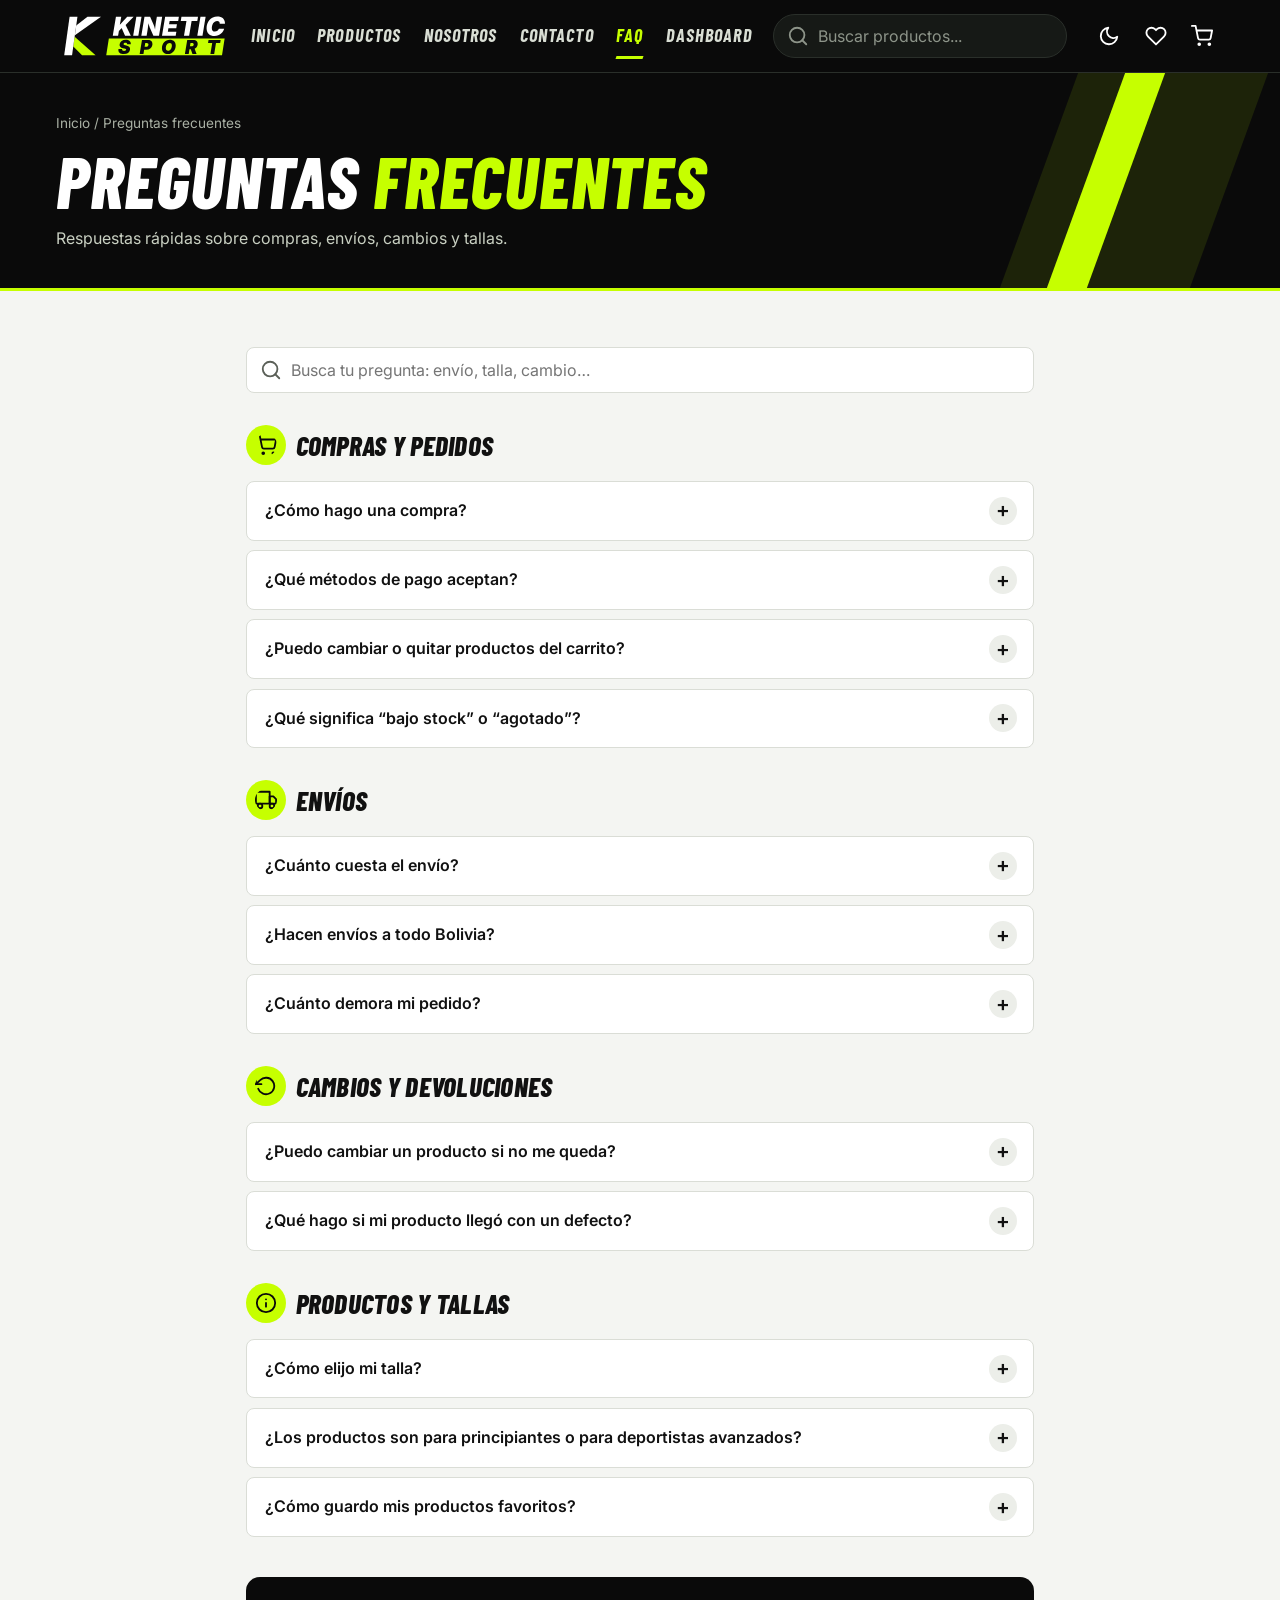
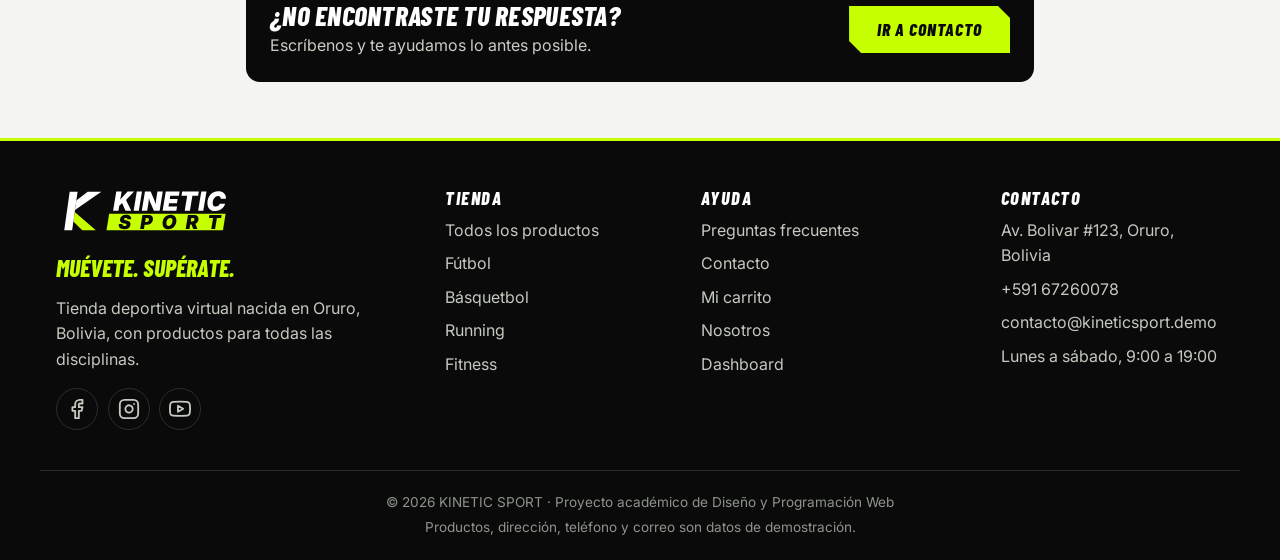
<file: faq.html>
<!DOCTYPE html>
<html lang="es">
<head>
  <meta charset="UTF-8">
  <meta name="viewport" content="width=device-width, initial-scale=1">
  <title>Preguntas frecuentes | KINETIC SPORT</title>
  <meta name="description" content="Resolvemos tus dudas sobre compras, envíos, cambios y tallas en KINETIC SPORT.">

  <link rel="icon" href="img/logo/favicon.svg" type="image/svg+xml">
  <link rel="alternate icon" href="img/logo/favicon.ico">
  <link rel="apple-touch-icon" href="img/logo/apple-touch-icon.png">

  <link rel="preconnect" href="https://fonts.googleapis.com">
  <link rel="preconnect" href="https://fonts.gstatic.com" crossorigin>
  <link href="https://fonts.googleapis.com/css2?family=Barlow+Condensed:ital,wght@1,700;1,800&family=Inter:wght@400;500;600;700&display=swap" rel="stylesheet">

  <link rel="stylesheet" href="css/estilos.css">

  <script>
    try {
      var t = localStorage.getItem('ks_tema');
      if (t === 'claro' || t === 'oscuro') document.documentElement.dataset.tema = t;
    } catch (e) {}
  </script>

  <script defer src="js/app.js"></script>
  <script defer src="js/favoritos.js"></script>
  <script defer src="js/carrito.js"></script>
  <script defer src="js/faq.js"></script>
</head>

<body>
  <a class="saltar-contenido" href="#contenido">Saltar al contenido</a>

  <header class="encabezado">
    <div class="contenedor encabezado__barra">

      <a class="logo" href="index.html" aria-label="KINETIC SPORT, ir al inicio">
        <img src="img/logo/logo-oscuro.svg" alt="KINETIC SPORT" width="160" height="40">
      </a>

      <nav class="menu" id="menu" aria-label="Navegación principal">
        <ul>
          <li><a href="index.html">Inicio</a></li>
          <li><a href="productos.html">Productos</a></li>
          <li><a href="nosotros.html">Nosotros</a></li>
          <li><a href="contacto.html">Contacto</a></li>
          <li><a href="faq.html">FAQ</a></li>
          <li><a href="dashboard.html">Dashboard</a></li>
        </ul>
      </nav>

      <form class="buscador" id="form-buscador" role="search" autocomplete="off">
        <svg class="icono buscador__icono" aria-hidden="true"><use href="img/iconos.svg#buscar"/></svg>
        <label class="solo-lectores" for="buscar">Buscar productos</label>
        <input type="search" id="buscar" name="q" placeholder="Buscar productos...">
        <div class="sugerencias" id="sugerencias" hidden></div>
      </form>

      <div class="acciones">
        <button class="accion" id="btn-tema" type="button" aria-label="Cambiar a modo claro">
          <svg class="icono" aria-hidden="true"><use href="img/iconos.svg#sol"/></svg>
        </button>
        <a class="accion" href="productos.html?favoritos=1" aria-label="Mis favoritos">
          <svg class="icono" aria-hidden="true"><use href="img/iconos.svg#corazon"/></svg>
          <span class="contador" id="contador-favoritos" hidden>0</span>
        </a>
        <a class="accion" href="carrito.html" aria-label="Carrito de compras">
          <svg class="icono" aria-hidden="true"><use href="img/iconos.svg#carrito"/></svg>
          <span class="contador" id="contador-carrito" hidden>0</span>
        </a>
        <button class="accion hamburguesa" id="btn-menu" type="button" aria-expanded="false" aria-controls="menu" aria-label="Abrir menú">
          <svg class="icono" aria-hidden="true"><use href="img/iconos.svg#menu"/></svg>
        </button>
      </div>

    </div>
  </header>

  <main id="contenido">

    <section class="pagina-cabecera">
      <div class="contenedor">
        <p class="pagina-cabecera__ruta"><a href="index.html">Inicio</a> / Preguntas frecuentes</p>
        <h1>Preguntas <span>frecuentes</span></h1>
        <p class="pagina-cabecera__texto">Respuestas rápidas sobre compras, envíos, cambios y tallas.</p>
      </div>
    </section>

    <section class="seccion">
      <div class="contenedor faq">

        <!-- Buscador de preguntas -->
        <div class="faq-buscar">
          <label class="campo-buscar" for="faq-q">
            <svg class="icono" aria-hidden="true"><use href="img/iconos.svg#buscar"/></svg>
            <input class="campo" type="search" id="faq-q" placeholder="Busca tu pregunta: envío, talla, cambio…" autocomplete="off">
          </label>
        </div>

        <!-- ===== Compras ===== -->
        <section class="faq-grupo" aria-labelledby="g-compras">
          <h2 id="g-compras"><svg class="icono" aria-hidden="true"><use href="img/iconos.svg#carrito"/></svg> Compras y pedidos</h2>

          <details class="faq-item" name="faq">
            <summary>¿Cómo hago una compra?</summary>
            <p>Elige tus productos en el catálogo, selecciona la talla y pulsa <b>Agregar</b>. Luego entra al carrito, revisa las cantidades y pulsa <b>Continuar con la compra</b> para llenar tus datos y confirmar el pedido.</p>
          </details>

          <details class="faq-item" name="faq">
            <summary>¿Qué métodos de pago aceptan?</summary>
            <p>Puedes elegir <b>pago contra entrega</b> o <b>transferencia / QR</b>. Esta tienda es un proyecto académico: la compra es simulada y no se cobra nada real.</p>
          </details>

          <details class="faq-item" name="faq">
            <summary>¿Puedo cambiar o quitar productos del carrito?</summary>
            <p>Sí. En el carrito puedes aumentar o disminuir la cantidad, quitar un producto con la X o vaciarlo por completo. Tu carrito se guarda en el navegador, así que no se pierde si cierras la página.</p>
          </details>

          <details class="faq-item" name="faq">
            <summary>¿Qué significa “bajo stock” o “agotado”?</summary>
            <p>“Últimas unidades” indica que quedan 5 o menos. “Agotado” significa que por ahora no hay unidades y no se puede agregar al carrito.</p>
          </details>
        </section>

        <!-- ===== Envíos ===== -->
        <section class="faq-grupo" aria-labelledby="g-envios">
          <h2 id="g-envios"><svg class="icono" aria-hidden="true"><use href="img/iconos.svg#camion"/></svg> Envíos</h2>

          <details class="faq-item" name="faq">
            <summary>¿Cuánto cuesta el envío?</summary>
            <p>El envío es <b>gratis</b> en compras desde <b data-envio-min></b>. Por debajo de ese monto se aplica un costo fijo que verás en el carrito antes de confirmar.</p>
          </details>

          <details class="faq-item" name="faq">
            <summary>¿Hacen envíos a todo Bolivia?</summary>
            <p>Sí, la meta de KINETIC SPORT es llegar a todo el país. En el formulario de compra puedes elegir tu departamento de entrega.</p>
          </details>

          <details class="faq-item" name="faq">
            <summary>¿Cuánto demora mi pedido?</summary>
            <p>Depende de tu ciudad. Al confirmar el pedido recibirás un número de seguimiento y los detalles por correo (en este proyecto, de forma simulada).</p>
          </details>
        </section>

        <!-- ===== Cambios ===== -->
        <section class="faq-grupo" aria-labelledby="g-cambios">
          <h2 id="g-cambios"><svg class="icono" aria-hidden="true"><use href="img/iconos.svg#devolver"/></svg> Cambios y devoluciones</h2>

          <details class="faq-item" name="faq">
            <summary>¿Puedo cambiar un producto si no me queda?</summary>
            <p>Sí, tienes <b>7 días</b> desde que recibes tu pedido para pedir un cambio de talla o modelo, siempre que el producto esté sin uso y con su etiqueta.</p>
          </details>

          <details class="faq-item" name="faq">
            <summary>¿Qué hago si mi producto llegó con un defecto?</summary>
            <p>Escríbenos desde la página de <a class="enlace-flecha" href="contacto.html">Contacto</a> con tu número de pedido y una foto. Lo revisaremos y te ayudaremos con el cambio.</p>
          </details>
        </section>

        <!-- ===== Productos y tallas ===== -->
        <section class="faq-grupo" aria-labelledby="g-tallas">
          <h2 id="g-tallas"><svg class="icono" aria-hidden="true"><use href="img/iconos.svg#info"/></svg> Productos y tallas</h2>

          <details class="faq-item" name="faq">
            <summary>¿Cómo elijo mi talla?</summary>
            <p>En la página de cada producto de ropa o calzado encontrarás el botón <b>Guía de tallas</b> con las medidas. Si estás entre dos tallas, te recomendamos la mayor.</p>
          </details>

          <details class="faq-item" name="faq">
            <summary>¿Los productos son para principiantes o para deportistas avanzados?</summary>
            <p>Para ambos. En el catálogo puedes filtrar por <b>nivel</b> (principiante, intermedio o avanzado) y por género para encontrar lo que mejor se adapta a ti.</p>
          </details>

          <details class="faq-item" name="faq">
            <summary>¿Cómo guardo mis productos favoritos?</summary>
            <p>Pulsa el corazón en cualquier producto. Para verlos todos juntos, usa el corazón del encabezado: te lleva al catálogo mostrando solo tus favoritos.</p>
          </details>
        </section>

        <!-- Sin resultados de búsqueda -->
        <p class="estado-vacio" id="faq-vacio" hidden>
          No encontramos esa pregunta. Prueba con otra palabra o <a class="enlace-flecha" href="contacto.html">escríbenos</a>.
        </p>

        <!-- Llamado a contacto -->
        <div class="faq-contacto">
          <div>
            <h2>¿No encontraste tu respuesta?</h2>
            <p>Escríbenos y te ayudamos lo antes posible.</p>
          </div>
          <a class="btn btn--primario" href="contacto.html">Ir a Contacto</a>
        </div>

      </div>
    </section>
  </main>

  <footer class="pie">
    <div class="contenedor pie__grid">
      <div>
        <a class="pie__logo" href="index.html"><img src="img/logo/logo-oscuro.svg" alt="KINETIC SPORT" width="176" height="44"></a>
        <p class="pie__lema">Muévete. Supérate.</p>
        <p>Tienda deportiva virtual nacida en Oruro, Bolivia, con productos para todas las disciplinas.</p>
        <div class="pie__redes">
          <a href="https://www.facebook.com/" target="_blank" rel="noopener noreferrer" aria-label="Facebook"><svg class="icono" aria-hidden="true"><use href="img/iconos.svg#facebook"/></svg></a>
          <a href="https://www.instagram.com/" target="_blank" rel="noopener noreferrer" aria-label="Instagram"><svg class="icono" aria-hidden="true"><use href="img/iconos.svg#instagram"/></svg></a>
          <a href="https://www.youtube.com/" target="_blank" rel="noopener noreferrer" aria-label="YouTube"><svg class="icono" aria-hidden="true"><use href="img/iconos.svg#youtube"/></svg></a>
        </div>
      </div>
      <div>
        <h3>Tienda</h3>
        <ul>
          <li><a href="productos.html">Todos los productos</a></li>
          <li><a href="productos.html?categoria=F%C3%BAtbol">Fútbol</a></li>
          <li><a href="productos.html?categoria=B%C3%A1squetbol">Básquetbol</a></li>
          <li><a href="productos.html?categoria=Running">Running</a></li>
          <li><a href="productos.html?categoria=Fitness">Fitness</a></li>
        </ul>
      </div>
      <div>
        <h3>Ayuda</h3>
        <ul>
          <li><a href="faq.html">Preguntas frecuentes</a></li>
          <li><a href="contacto.html">Contacto</a></li>
          <li><a href="carrito.html">Mi carrito</a></li>
          <li><a href="nosotros.html">Nosotros</a></li>
          <li><a href="dashboard.html">Dashboard</a></li>
        </ul>
      </div>
      <div>
        <h3>Contacto</h3>
        <ul>
          <li>Av. Bolivar #123, Oruro, Bolivia</li>
          <li>+591 67260078</li>
          <li>contacto@kineticsport.demo</li>
          <li>Lunes a sábado, 9:00 a 19:00</li>
        </ul>
      </div>
    </div>
    <div class="contenedor pie__legal">
      <p>© <span data-anio></span> KINETIC SPORT · Proyecto académico de Diseño y Programación Web</p>
      <p>Productos, dirección, teléfono y correo son datos de demostración.</p>
    </div>
  </footer>

  <div class="notificaciones" id="notificaciones" aria-live="polite"></div>
</body>
</html>
</file>
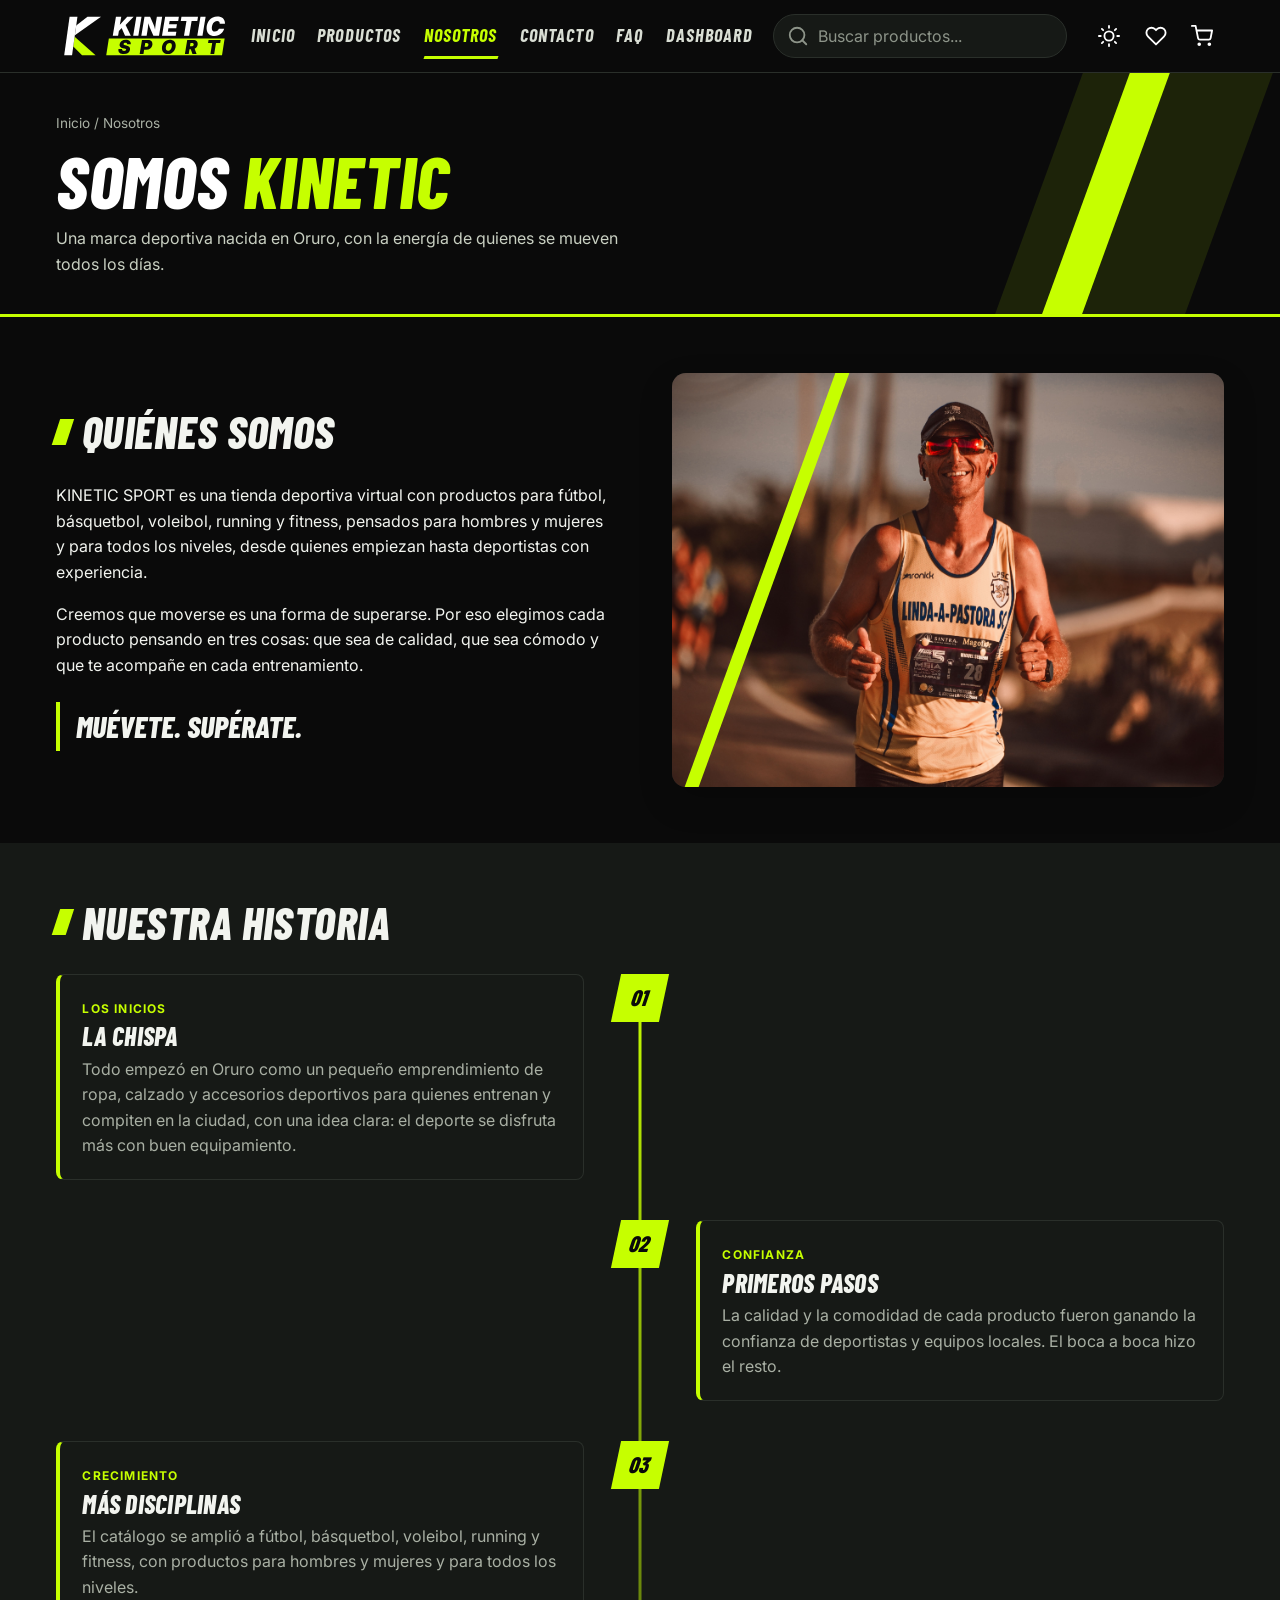
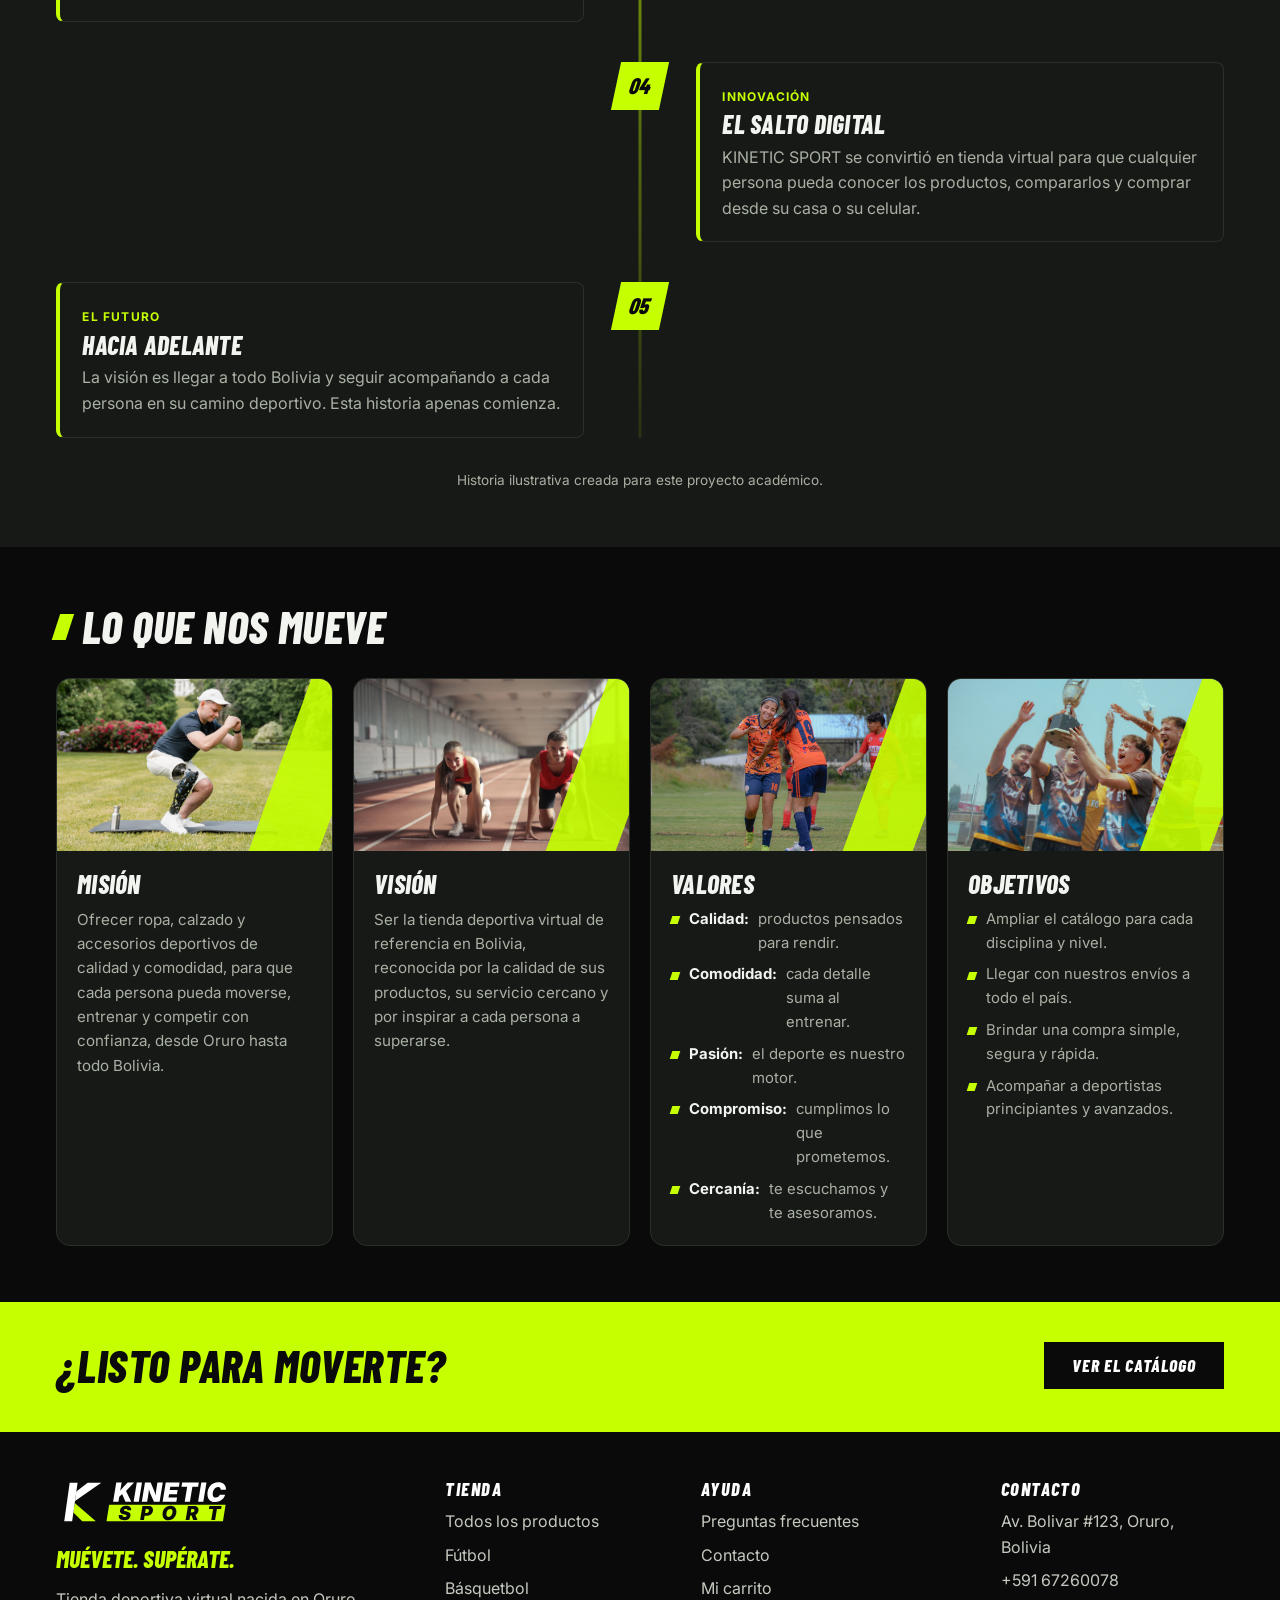
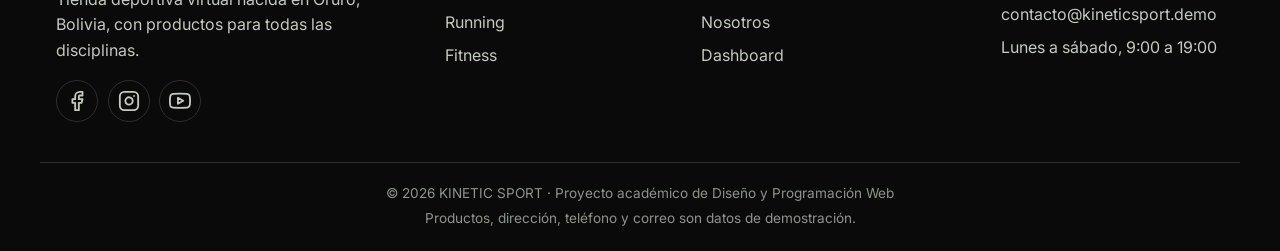
<file: nosotros.html>
<!DOCTYPE html>
<html lang="es">
<head>
  <meta charset="UTF-8">
  <meta name="viewport" content="width=device-width, initial-scale=1">
  <title>Nosotros | KINETIC SPORT</title>
  <meta name="description" content="Conoce la historia, misión, visión y valores de KINETIC SPORT, tienda deportiva nacida en Oruro, Bolivia.">

  <link rel="icon" href="img/logo/favicon.svg" type="image/svg+xml">
  <link rel="alternate icon" href="img/logo/favicon.ico">
  <link rel="apple-touch-icon" href="img/logo/apple-touch-icon.png">

  <link rel="preconnect" href="https://fonts.googleapis.com">
  <link rel="preconnect" href="https://fonts.gstatic.com" crossorigin>
  <link href="https://fonts.googleapis.com/css2?family=Barlow+Condensed:ital,wght@1,700;1,800&family=Inter:wght@400;500;600;700&display=swap" rel="stylesheet">

  <link rel="stylesheet" href="css/estilos.css">

  <script>
    try {
      var t = localStorage.getItem('ks_tema');
      if (t === 'claro' || t === 'oscuro') document.documentElement.dataset.tema = t;
    } catch (e) {}
  </script>

  <!-- Esta página no necesita un script propio: solo los módulos comunes -->
  <script defer src="js/app.js"></script>
  <script defer src="js/favoritos.js"></script>
  <script defer src="js/carrito.js"></script>
</head>

<body class="pagina-oscura">
  <a class="saltar-contenido" href="#contenido">Saltar al contenido</a>
<header class="encabezado">
    <div class="contenedor encabezado__barra">

      <a class="logo" href="index.html" aria-label="KINETIC SPORT, ir al inicio">
        <img src="img/logo/logo-oscuro.svg" alt="KINETIC SPORT" width="160" height="40">
      </a>

      <nav class="menu" id="menu" aria-label="Navegación principal">
        <ul>
          <li><a href="index.html">Inicio</a></li>
          <li><a href="productos.html">Productos</a></li>
          <li><a href="nosotros.html">Nosotros</a></li>
          <li><a href="contacto.html">Contacto</a></li>
          <li><a href="faq.html">FAQ</a></li>
          <li><a href="dashboard.html">Dashboard</a></li>
        </ul>
      </nav>

      <form class="buscador" id="form-buscador" role="search" autocomplete="off">
        <svg class="icono buscador__icono" aria-hidden="true"><use href="img/iconos.svg#buscar"/></svg>
        <label class="solo-lectores" for="buscar">Buscar productos</label>
        <input type="search" id="buscar" name="q" placeholder="Buscar productos...">
        <div class="sugerencias" id="sugerencias" hidden></div>
      </form>

      <div class="acciones">
        <button class="accion" id="btn-tema" type="button" aria-label="Cambiar a modo claro">
          <svg class="icono" aria-hidden="true"><use href="img/iconos.svg#sol"/></svg>
        </button>
        <a class="accion" href="productos.html?favoritos=1" aria-label="Mis favoritos">
          <svg class="icono" aria-hidden="true"><use href="img/iconos.svg#corazon"/></svg>
          <span class="contador" id="contador-favoritos" hidden>0</span>
        </a>
        <a class="accion" href="carrito.html" aria-label="Carrito de compras">
          <svg class="icono" aria-hidden="true"><use href="img/iconos.svg#carrito"/></svg>
          <span class="contador" id="contador-carrito" hidden>0</span>
        </a>
        <button class="accion hamburguesa" id="btn-menu" type="button" aria-expanded="false" aria-controls="menu" aria-label="Abrir menú">
          <svg class="icono" aria-hidden="true"><use href="img/iconos.svg#menu"/></svg>
        </button>
      </div>

    </div>
  </header>
  <main id="contenido">

    <section class="pagina-cabecera">
      <div class="contenedor">
        <p class="pagina-cabecera__ruta"><a href="index.html">Inicio</a> / Nosotros</p>
        <h1>Somos <span>KINETIC</span></h1>
        <p class="pagina-cabecera__texto">Una marca deportiva nacida en Oruro, con la energía de quienes se mueven todos los días.</p>
      </div>
    </section>

    <!-- ===================== QUIÉNES SOMOS ===================== -->
    <section class="seccion" aria-labelledby="quienes-titulo">
      <div class="contenedor nosotros-intro">
        <div>
          <div class="titulo-seccion"><h2 id="quienes-titulo">Quiénes somos</h2></div>
          <p>
            KINETIC SPORT es una tienda deportiva virtual con productos para fútbol, básquetbol,
            voleibol, running y fitness, pensados para hombres y mujeres y para todos los niveles,
            desde quienes empiezan hasta deportistas con experiencia.
          </p>
          <p>
            Creemos que moverse es una forma de superarse. Por eso elegimos cada producto pensando
            en tres cosas: que sea de calidad, que sea cómodo y que te acompañe en cada entrenamiento.
          </p>
          <blockquote class="lema">Muévete. Supérate.</blockquote>
        </div>
        <figure class="nosotros-foto">
          <img src="img/banner/baner.jpg" alt="Deportistas entrenando juntos" loading="lazy">
        </figure>
      </div>
    </section>

    <!-- ===================== LÍNEA DE TIEMPO ===================== -->
    <section class="seccion seccion--alt" aria-labelledby="historia-titulo">
      <div class="contenedor">
        <div class="titulo-seccion"><h2 id="historia-titulo">Nuestra historia</h2></div>

        <ol class="timeline">
          <li class="timeline__item">
            <span class="timeline__marca" aria-hidden="true">01</span>
            <div class="timeline__tarjeta">
              <span class="timeline__etapa">Los inicios</span>
              <h3>La chispa</h3>
              <p>Todo empezó en Oruro como un pequeño emprendimiento de ropa, calzado y accesorios deportivos para quienes entrenan y compiten en la ciudad, con una idea clara: el deporte se disfruta más con buen equipamiento.</p>
            </div>
          </li>
          <li class="timeline__item">
            <span class="timeline__marca" aria-hidden="true">02</span>
            <div class="timeline__tarjeta">
              <span class="timeline__etapa">Confianza</span>
              <h3>Primeros pasos</h3>
              <p>La calidad y la comodidad de cada producto fueron ganando la confianza de deportistas y equipos locales. El boca a boca hizo el resto.</p>
            </div>
          </li>
          <li class="timeline__item">
            <span class="timeline__marca" aria-hidden="true">03</span>
            <div class="timeline__tarjeta">
              <span class="timeline__etapa">Crecimiento</span>
              <h3>Más disciplinas</h3>
              <p>El catálogo se amplió a fútbol, básquetbol, voleibol, running y fitness, con productos para hombres y mujeres y para todos los niveles.</p>
            </div>
          </li>
          <li class="timeline__item">
            <span class="timeline__marca" aria-hidden="true">04</span>
            <div class="timeline__tarjeta">
              <span class="timeline__etapa">Innovación</span>
              <h3>El salto digital</h3>
              <p>KINETIC SPORT se convirtió en tienda virtual para que cualquier persona pueda conocer los productos, compararlos y comprar desde su casa o su celular.</p>
            </div>
          </li>
          <li class="timeline__item">
            <span class="timeline__marca" aria-hidden="true">05</span>
            <div class="timeline__tarjeta">
              <span class="timeline__etapa">El futuro</span>
              <h3>Hacia adelante</h3>
              <p>La visión es llegar a todo Bolivia y seguir acompañando a cada persona en su camino deportivo. Esta historia apenas comienza.</p>
            </div>
          </li>
        </ol>

        <p class="nota-demo">Historia ilustrativa creada para este proyecto académico.</p>
      </div>
    </section>

    <!-- ===================== MISIÓN, VISIÓN, VALORES, OBJETIVOS ===================== -->
    <section class="seccion" aria-labelledby="mvv-titulo">
      <div class="contenedor">
        <div class="titulo-seccion"><h2 id="mvv-titulo">Lo que nos mueve</h2></div>

        <div class="valores">
          <article class="valor">
            <div class="valor__foto"><img src="img/categorias/Vision.jpg" alt="" loading="lazy"></div>
            <div class="valor__cuerpo">
              <h3>Misión</h3>
              <p>Ofrecer ropa, calzado y accesorios deportivos de calidad y comodidad, para que cada persona pueda moverse, entrenar y competir con confianza, desde Oruro hasta todo Bolivia.</p>
            </div>
          </article>

          <article class="valor">
            <div class="valor__foto"><img src="img/categorias/Mision.jpg" alt="" loading="lazy"></div>
            <div class="valor__cuerpo">
              <h3>Visión</h3>
              <p>Ser la tienda deportiva virtual de referencia en Bolivia, reconocida por la calidad de sus productos, su servicio cercano y por inspirar a cada persona a superarse.</p>
            </div>
          </article>

          <article class="valor">
            <div class="valor__foto"><img src="img/categorias/Valores.jpg" alt="" loading="lazy"></div>
            <div class="valor__cuerpo">
              <h3>Valores</h3>
              <ul class="valor__lista">
                <li><b>Calidad:</b> productos pensados para rendir.</li>
                <li><b>Comodidad:</b> cada detalle suma al entrenar.</li>
                <li><b>Pasión:</b> el deporte es nuestro motor.</li>
                <li><b>Compromiso:</b> cumplimos lo que prometemos.</li>
                <li><b>Cercanía:</b> te escuchamos y te asesoramos.</li>
              </ul>
            </div>
          </article>

          <article class="valor">
            <div class="valor__foto"><img src="img/categorias/Objetivos.jpg" alt="" loading="lazy"></div>
            <div class="valor__cuerpo">
              <h3>Objetivos</h3>
              <ul class="valor__lista">
                <li>Ampliar el catálogo para cada disciplina y nivel.</li>
                <li>Llegar con nuestros envíos a todo el país.</li>
                <li>Brindar una compra simple, segura y rápida.</li>
                <li>Acompañar a deportistas principiantes y avanzados.</li>
              </ul>
            </div>
          </article>
        </div>
      </div>
    </section>

    <!-- ===================== LLAMADO A LA ACCIÓN ===================== -->
    <section class="cta" aria-label="Explorar productos">
      <div class="contenedor cta__caja">
        <h2>¿Listo para moverte?</h2>
        <a class="btn btn--oscuro" href="productos.html">Ver el catálogo</a>
      </div>
    </section>

  </main>
  <footer class="pie">
    <div class="contenedor pie__grid">
      <div>
        <a class="pie__logo" href="index.html"><img src="img/logo/logo-oscuro.svg" alt="KINETIC SPORT" width="176" height="44"></a>
        <p class="pie__lema">Muévete. Supérate.</p>
        <p>Tienda deportiva virtual nacida en Oruro, Bolivia, con productos para todas las disciplinas.</p>
        <div class="pie__redes">
          <a href="https://www.facebook.com/" target="_blank" rel="noopener noreferrer" aria-label="Facebook"><svg class="icono" aria-hidden="true"><use href="img/iconos.svg#facebook"/></svg></a>
          <a href="https://www.instagram.com/" target="_blank" rel="noopener noreferrer" aria-label="Instagram"><svg class="icono" aria-hidden="true"><use href="img/iconos.svg#instagram"/></svg></a>
          <a href="https://www.youtube.com/" target="_blank" rel="noopener noreferrer" aria-label="YouTube"><svg class="icono" aria-hidden="true"><use href="img/iconos.svg#youtube"/></svg></a>
        </div>
      </div>
      <div>
        <h3>Tienda</h3>
        <ul>
          <li><a href="productos.html">Todos los productos</a></li>
          <li><a href="productos.html?categoria=F%C3%BAtbol">Fútbol</a></li>
          <li><a href="productos.html?categoria=B%C3%A1squetbol">Básquetbol</a></li>
          <li><a href="productos.html?categoria=Running">Running</a></li>
          <li><a href="productos.html?categoria=Fitness">Fitness</a></li>
        </ul>
      </div>
      <div>
        <h3>Ayuda</h3>
        <ul>
          <li><a href="faq.html">Preguntas frecuentes</a></li>
          <li><a href="contacto.html">Contacto</a></li>
          <li><a href="carrito.html">Mi carrito</a></li>
          <li><a href="nosotros.html">Nosotros</a></li>
          <li><a href="dashboard.html">Dashboard</a></li>
        </ul>
      </div>
      <div>
        <h3>Contacto</h3>
        <ul>
          <li>Av. Bolivar #123, Oruro, Bolivia</li>
          <li>+591 67260078</li>
          <li>contacto@kineticsport.demo</li>
          <li>Lunes a sábado, 9:00 a 19:00</li>
        </ul>
      </div>
    </div>
    <div class="contenedor pie__legal">
      <p>© <span data-anio></span> KINETIC SPORT · Proyecto académico de Diseño y Programación Web</p>
      <p>Productos, dirección, teléfono y correo son datos de demostración.</p>
    </div>
  </footer>

  <div class="notificaciones" id="notificaciones" aria-live="polite"></div>
</body>
</html>
</file>
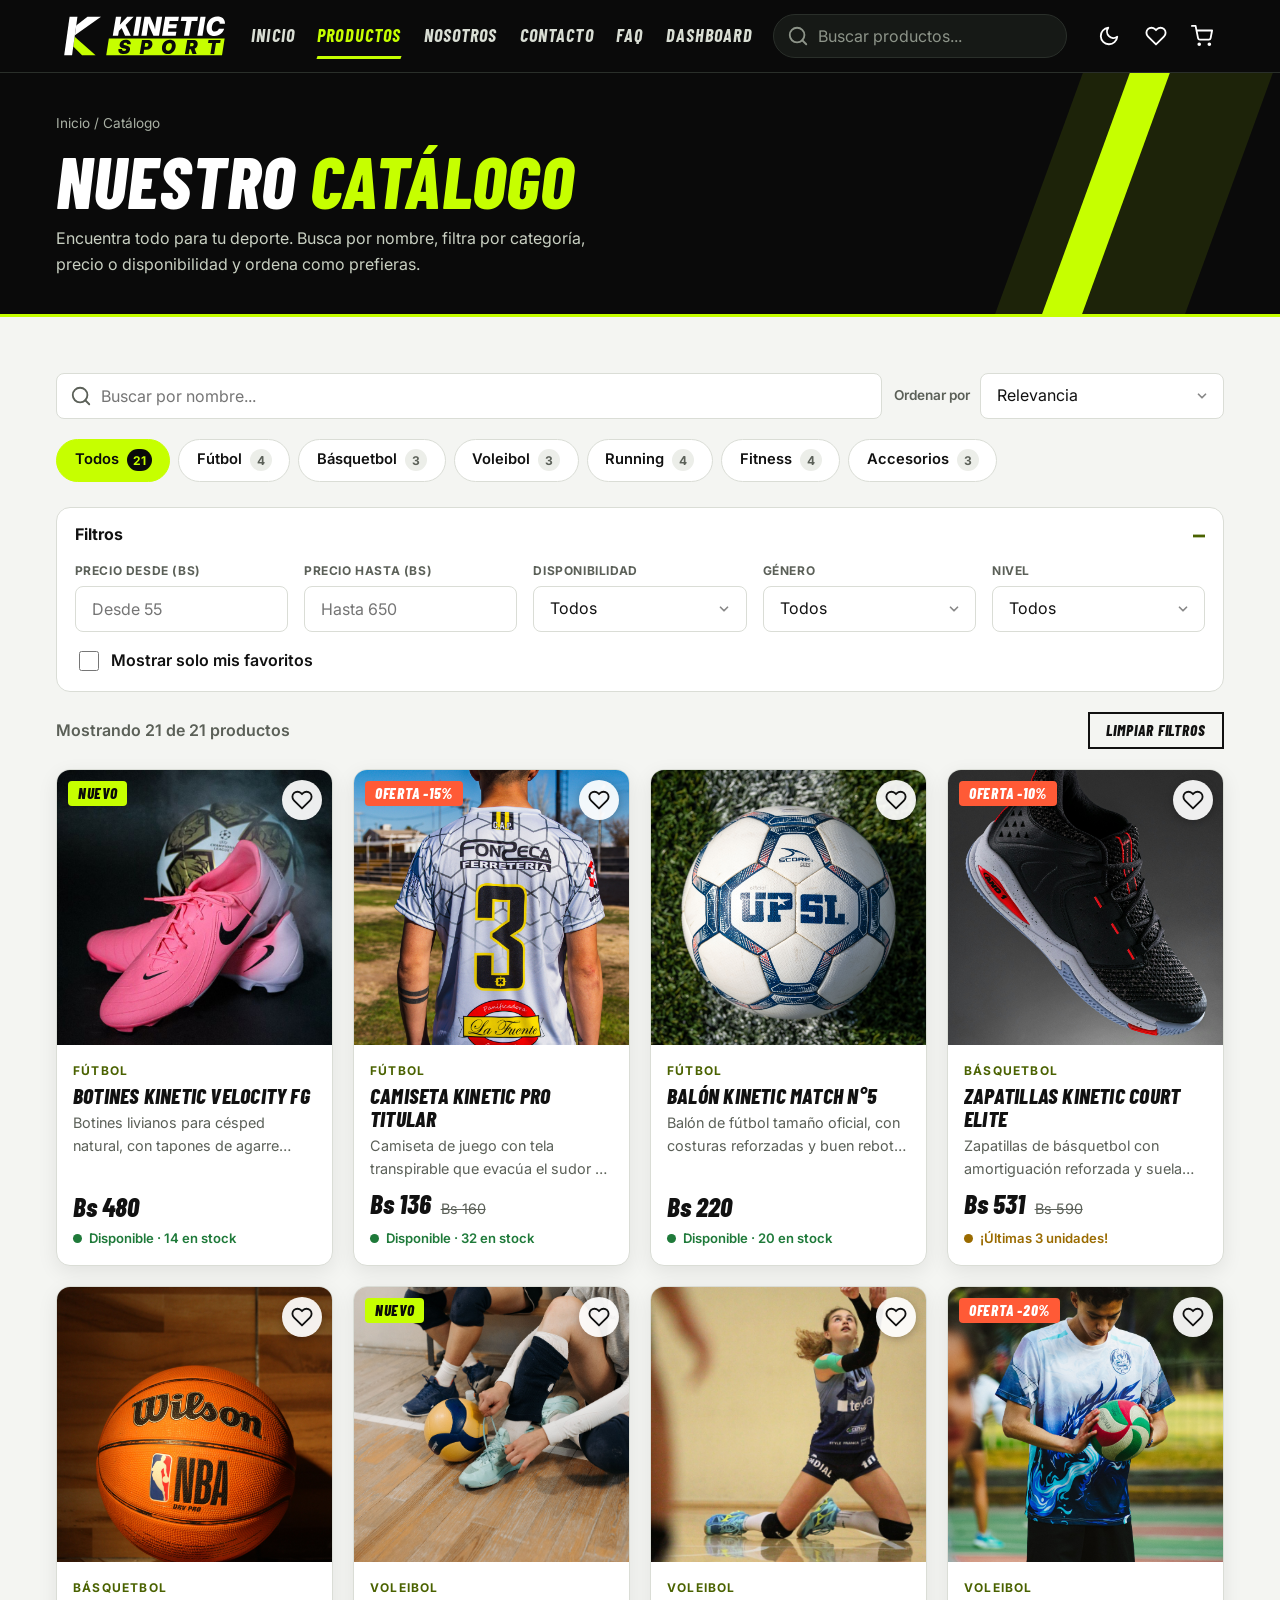
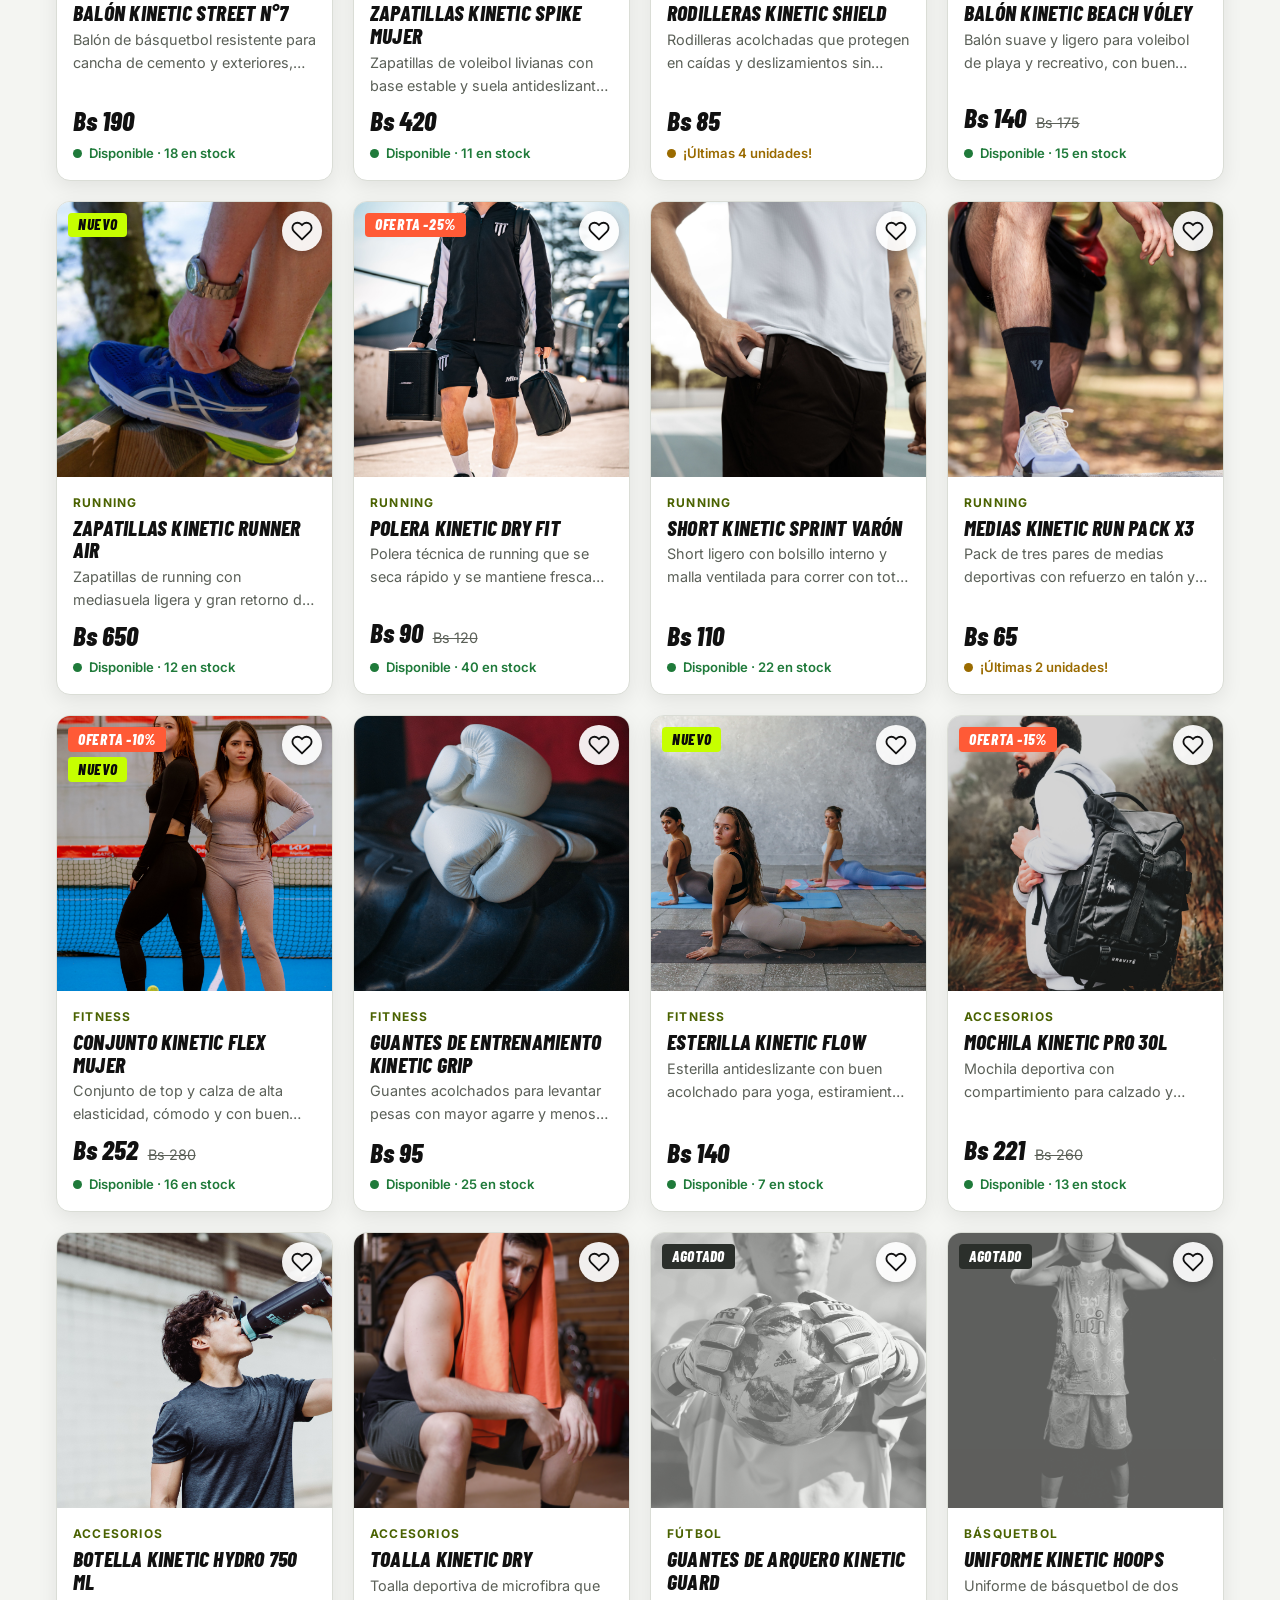
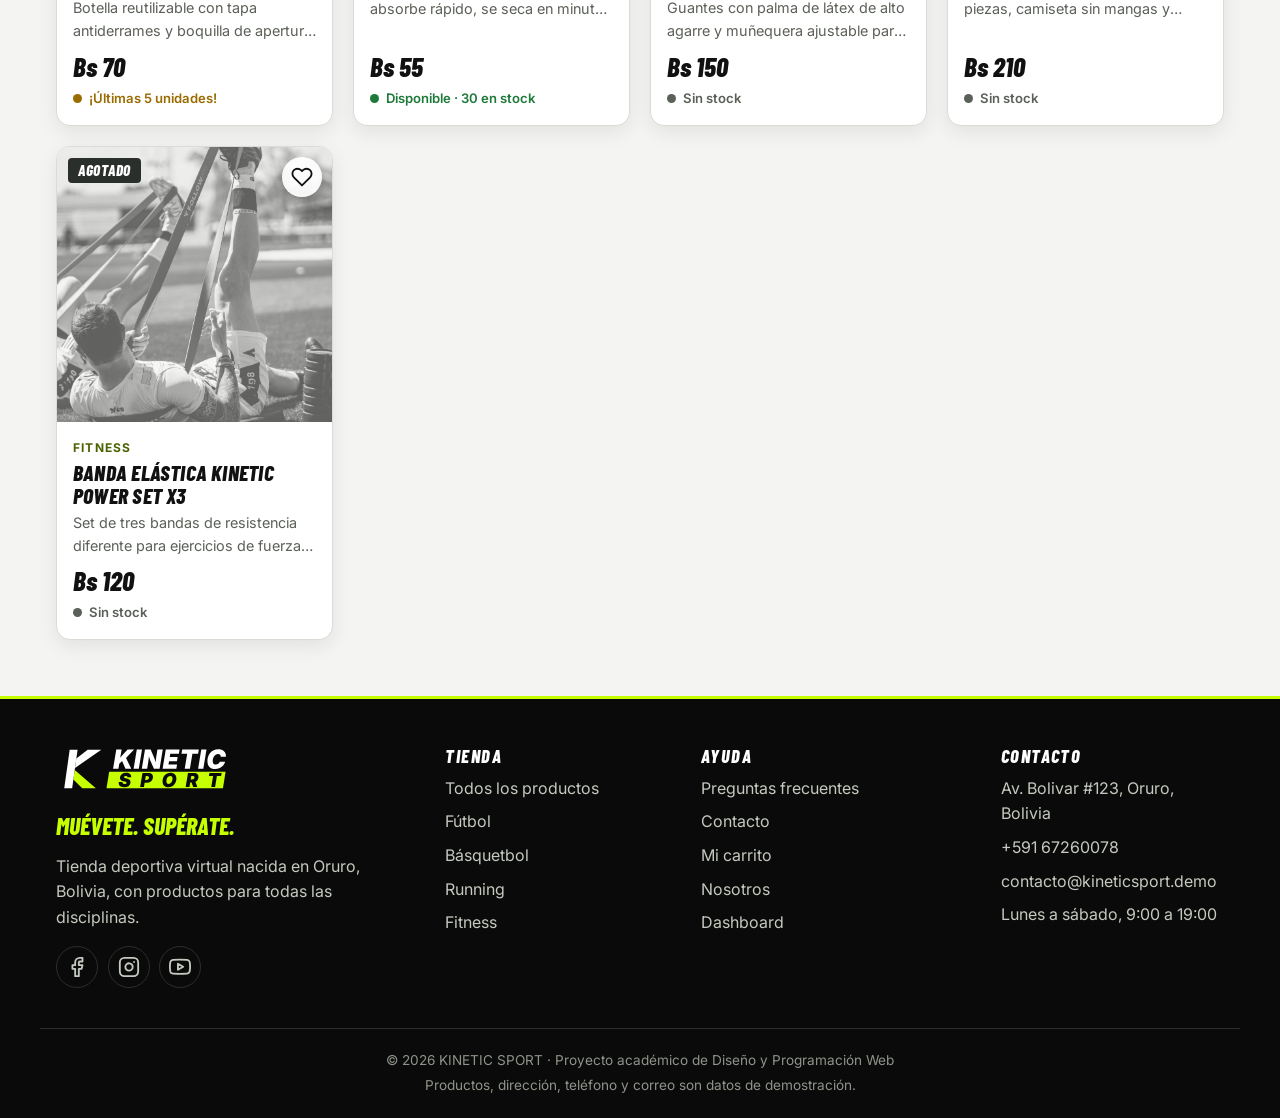
<file: productos.html>
<!DOCTYPE html>
<html lang="es">
<head>
  <meta charset="UTF-8">
  <meta name="viewport" content="width=device-width, initial-scale=1">
  <title>Catálogo | KINETIC SPORT</title>
  <meta name="description" content="Catálogo de KINETIC SPORT: calzado, ropa, balones y accesorios deportivos. Busca, filtra y ordena por precio.">

  <link rel="icon" href="img/logo/favicon.svg" type="image/svg+xml">
  <link rel="alternate icon" href="img/logo/favicon.ico">
  <link rel="apple-touch-icon" href="img/logo/apple-touch-icon.png">

  <link rel="preconnect" href="https://fonts.googleapis.com">
  <link rel="preconnect" href="https://fonts.gstatic.com" crossorigin>
  <link href="https://fonts.googleapis.com/css2?family=Barlow+Condensed:ital,wght@1,700;1,800&family=Inter:wght@400;500;600;700&display=swap" rel="stylesheet">

  <link rel="stylesheet" href="css/estilos.css">

  <script>
    try {
      var t = localStorage.getItem('ks_tema');
      if (t === 'claro' || t === 'oscuro') document.documentElement.dataset.tema = t;
    } catch (e) {}
  </script>

  <script defer src="js/app.js"></script>
  <script defer src="js/favoritos.js"></script>
  <script defer src="js/carrito.js"></script>
  <script defer src="js/productos.js"></script>
</head>

<!-- Esta página es CLARA por defecto: el body no lleva la clase "pagina-oscura" -->
<body>
  <a class="saltar-contenido" href="#contenido">Saltar al contenido</a>
<header class="encabezado">
    <div class="contenedor encabezado__barra">

      <a class="logo" href="index.html" aria-label="KINETIC SPORT, ir al inicio">
        <img src="img/logo/logo-oscuro.svg" alt="KINETIC SPORT" width="160" height="40">
      </a>

      <nav class="menu" id="menu" aria-label="Navegación principal">
        <ul>
          <li><a href="index.html">Inicio</a></li>
          <li><a href="productos.html">Productos</a></li>
          <li><a href="nosotros.html">Nosotros</a></li>
          <li><a href="contacto.html">Contacto</a></li>
          <li><a href="faq.html">FAQ</a></li>
          <li><a href="dashboard.html">Dashboard</a></li>
        </ul>
      </nav>

      <form class="buscador" id="form-buscador" role="search" autocomplete="off">
        <svg class="icono buscador__icono" aria-hidden="true"><use href="img/iconos.svg#buscar"/></svg>
        <label class="solo-lectores" for="buscar">Buscar productos</label>
        <input type="search" id="buscar" name="q" placeholder="Buscar productos...">
        <div class="sugerencias" id="sugerencias" hidden></div>
      </form>

      <div class="acciones">
        <button class="accion" id="btn-tema" type="button" aria-label="Cambiar a modo claro">
          <svg class="icono" aria-hidden="true"><use href="img/iconos.svg#sol"/></svg>
        </button>
        <a class="accion" href="productos.html?favoritos=1" aria-label="Mis favoritos">
          <svg class="icono" aria-hidden="true"><use href="img/iconos.svg#corazon"/></svg>
          <span class="contador" id="contador-favoritos" hidden>0</span>
        </a>
        <a class="accion" href="carrito.html" aria-label="Carrito de compras">
          <svg class="icono" aria-hidden="true"><use href="img/iconos.svg#carrito"/></svg>
          <span class="contador" id="contador-carrito" hidden>0</span>
        </a>
        <button class="accion hamburguesa" id="btn-menu" type="button" aria-expanded="false" aria-controls="menu" aria-label="Abrir menú">
          <svg class="icono" aria-hidden="true"><use href="img/iconos.svg#menu"/></svg>
        </button>
      </div>

    </div>
  </header>

  <main id="contenido">

    <!-- ===================== CABECERA DE LA PÁGINA ===================== -->
    <section class="pagina-cabecera">
      <div class="contenedor">
        <p class="pagina-cabecera__ruta"><a href="index.html">Inicio</a> / Catálogo</p>
        <h1>Nuestro <span>catálogo</span></h1>
        <p class="pagina-cabecera__texto">Encuentra todo para tu deporte. Busca por nombre, filtra por categoría, precio o disponibilidad y ordena como prefieras.</p>
      </div>
    </section>

    <!-- ===================== CATÁLOGO ===================== -->
    <section class="seccion" aria-label="Catálogo de productos">
      <div class="contenedor">

        <!-- Barra superior: buscador y orden -->
        <div class="catalogo__barra" role="search">
          <div class="campo-buscar">
            <svg class="icono" aria-hidden="true"><use href="img/iconos.svg#buscar"/></svg>
            <label class="solo-lectores" for="f-busqueda">Buscar por nombre</label>
            <input class="campo" type="search" id="f-busqueda" placeholder="Buscar por nombre..." autocomplete="off">
          </div>
          <div class="campo-orden">
            <label for="f-orden">Ordenar por</label>
            <select class="campo" id="f-orden">
              <option value="relevancia">Relevancia</option>
              <option value="precio-asc">Precio: menor a mayor</option>
              <option value="precio-desc">Precio: mayor a menor</option>
            </select>
          </div>
        </div>

        <!-- Chips de categoría (productos.js escribe la cantidad dentro de cada chip) -->
        <div class="chips" id="chips" role="group" aria-label="Categorías">
          <button class="chip" type="button" data-categoria="Todos" aria-pressed="true">Todos <span class="chip__n"></span></button>
          <button class="chip" type="button" data-categoria="Fútbol" aria-pressed="false">Fútbol <span class="chip__n"></span></button>
          <button class="chip" type="button" data-categoria="Básquetbol" aria-pressed="false">Básquetbol <span class="chip__n"></span></button>
          <button class="chip" type="button" data-categoria="Voleibol" aria-pressed="false">Voleibol <span class="chip__n"></span></button>
          <button class="chip" type="button" data-categoria="Running" aria-pressed="false">Running <span class="chip__n"></span></button>
          <button class="chip" type="button" data-categoria="Fitness" aria-pressed="false">Fitness <span class="chip__n"></span></button>
          <button class="chip" type="button" data-categoria="Accesorios" aria-pressed="false">Accesorios <span class="chip__n"></span></button>
        </div>

        <!-- Filtros adicionales -->
        <details class="filtros" id="filtros">
          <summary>
            <span>Filtros <span class="filtros__n" id="filtros-activos" hidden>0</span></span>
          </summary>
          <div class="filtros__grid">
            <div class="campo-grupo">
              <label for="f-min">Precio desde (Bs)</label>
              <input class="campo" type="number" id="f-min" min="0" inputmode="numeric" placeholder="Desde">
            </div>
            <div class="campo-grupo">
              <label for="f-max">Precio hasta (Bs)</label>
              <input class="campo" type="number" id="f-max" min="0" inputmode="numeric" placeholder="Hasta">
            </div>
            <div class="campo-grupo">
              <label for="f-disponibilidad">Disponibilidad</label>
              <select class="campo" id="f-disponibilidad">
                <option value="todos">Todos</option>
                <option value="disponibles">Solo disponibles</option>
                <option value="agotados">Solo agotados</option>
              </select>
            </div>
            <div class="campo-grupo">
              <label for="f-genero">Género</label>
              <select class="campo" id="f-genero">
                <option value="todos">Todos</option>
                <option value="Hombre">Hombre</option>
                <option value="Mujer">Mujer</option>
              </select>
            </div>
            <div class="campo-grupo">
              <label for="f-nivel">Nivel</label>
              <select class="campo" id="f-nivel">
                <option value="todos">Todos</option>
                <option value="Principiante">Principiante</option>
                <option value="Intermedio">Intermedio</option>
                <option value="Avanzado">Avanzado</option>
              </select>
            </div>
            <label class="check">
              <input type="checkbox" id="f-favoritos"> Mostrar solo mis favoritos
            </label>
          </div>
        </details>

        <!-- Resultados -->
        <div class="resultados-barra">
          <p id="resultados-texto" aria-live="polite">Cargando productos…</p>
          <button class="btn btn--secundario btn--sm" id="btn-limpiar" type="button">Limpiar filtros</button>
        </div>

        <div class="grilla-productos grilla-productos--4" id="catalogo-grid">
          <p class="cargando">Cargando productos…</p>
        </div>

      </div>
    </section>

  </main>
   <footer class="pie">
    <div class="contenedor pie__grid">
      <div>
        <a class="pie__logo" href="index.html"><img src="img/logo/logo-oscuro.svg" alt="KINETIC SPORT" width="176" height="44"></a>
        <p class="pie__lema">Muévete. Supérate.</p>
        <p>Tienda deportiva virtual nacida en Oruro, Bolivia, con productos para todas las disciplinas.</p>
        <div class="pie__redes">
          <a href="https://www.facebook.com/" target="_blank" rel="noopener noreferrer" aria-label="Facebook"><svg class="icono" aria-hidden="true"><use href="img/iconos.svg#facebook"/></svg></a>
          <a href="https://www.instagram.com/" target="_blank" rel="noopener noreferrer" aria-label="Instagram"><svg class="icono" aria-hidden="true"><use href="img/iconos.svg#instagram"/></svg></a>
          <a href="https://www.youtube.com/" target="_blank" rel="noopener noreferrer" aria-label="YouTube"><svg class="icono" aria-hidden="true"><use href="img/iconos.svg#youtube"/></svg></a>
        </div>
      </div>
      <div>
        <h3>Tienda</h3>
        <ul>
          <li><a href="productos.html">Todos los productos</a></li>
          <li><a href="productos.html?categoria=F%C3%BAtbol">Fútbol</a></li>
          <li><a href="productos.html?categoria=B%C3%A1squetbol">Básquetbol</a></li>
          <li><a href="productos.html?categoria=Running">Running</a></li>
          <li><a href="productos.html?categoria=Fitness">Fitness</a></li>
        </ul>
      </div>
      <div>
        <h3>Ayuda</h3>
        <ul>
          <li><a href="faq.html">Preguntas frecuentes</a></li>
          <li><a href="contacto.html">Contacto</a></li>
          <li><a href="carrito.html">Mi carrito</a></li>
          <li><a href="nosotros.html">Nosotros</a></li>
          <li><a href="dashboard.html">Dashboard</a></li>
        </ul>
      </div>
      <div>
        <h3>Contacto</h3>
        <ul>
          <li>Av. Bolivar #123, Oruro, Bolivia</li>
          <li>+591 67260078</li>
          <li>contacto@kineticsport.demo</li>
          <li>Lunes a sábado, 9:00 a 19:00</li>
        </ul>
      </div>
    </div>
    <div class="contenedor pie__legal">
      <p>© <span data-anio></span> KINETIC SPORT · Proyecto académico de Diseño y Programación Web</p>
      <p>Productos, dirección, teléfono y correo son datos de demostración.</p>
    </div>
  </footer>
<div class="notificaciones" id="notificaciones" aria-live="polite"></div>
</body>
</html>
</file>
<file: css/estilos.css>
/* =====================================================================
   KINETIC SPORT — css/estilos.css
   Hoja de estilos ÚNICA de todo el sitio.

   ÍNDICE
     1. Variables (colores, tipografías, medidas) y temas claro/oscuro
     2. Base (reset y estilos generales)
     3. Utilidades (contenedor, secciones, títulos)
     4. Botones
     5. Encabezado y menú de navegación
     6. Notificaciones (toasts)
     7. Pie de página
     8. Componentes comunes (etiquetas, precios, stock, grillas)
     9. Tarjetas de producto
    10. Ventana para elegir talla
    11. Página de inicio
    12. Accesibilidad y movimiento reducido (siempre al final)

   Las secciones de las demás páginas (catálogo, carrito, dashboard...)
   se agregan ANTES de la sección 12 en las siguientes etapas.

   Enfoque "mobile first": se escribe primero el diseño del celular y con
   @media (min-width: ...) se mejora para tablet y computadora.
   ===================================================================== */


/* =====================================================================
   1. VARIABLES Y TEMAS
   ===================================================================== */

/* --- 1.1 Valores que NO cambian con el tema --- */
:root {
  /* Marca */
  --lima: #C6FF00;            /* verde lima neón (acento principal) */
  --lima-hover: #A8DC00;      /* verde lima al pasar el cursor */
  --negro: #0A0A0A;
  --carbon: #161916;
  --borde-oscuro: #2A2F2A;
  --blanco: #FFFFFF;
  --gris-claro: #F4F5F2;
  --texto-oscuro: #111111;
  --texto-suave: #5B6058;

  /* Estados de producto */
  --color-oferta: #FF5A36;
  --color-bajo-stock: #FFB800;
  --color-agotado: #9AA09A;
  --color-ok: #2FA84F;
  --color-error: #E5384F;

  /* Encabezado y pie: siempre oscuros, forman parte de la marca */
  --encabezado-fondo: var(--negro);
  --encabezado-texto: var(--blanco);

  /* Tipografías */
  --fuente-titulo: "Barlow Condensed", "Arial Narrow", Impact, sans-serif;
  --fuente-texto: "Inter", system-ui, -apple-system, "Segoe UI", Roboto, Arial, sans-serif;

  /* Medidas */
  --ancho-max: 1200px;
  --radio: 14px;
  --radio-sm: 8px;
  --altura-encabezado: 72px;
  --transicion: 0.25s ease;
  --sombra: 0 6px 20px rgba(0, 0, 0, 0.08);
  --sombra-fuerte: 0 14px 34px rgba(0, 0, 0, 0.18);

  /* Colores del indicador de stock (cambian con el tema para leerse bien) */
  --stock-ok: #1F7A3A;
  --stock-bajo: #9A6B00;
}

/* --- 1.2 TEMA CLARO (valores por defecto) ---
   Lo usan las páginas "claras" (catálogo, detalle, carrito, compra, FAQ). */
:root,
html[data-tema="claro"] body {
  --fondo: var(--gris-claro);
  --fondo-alt: var(--blanco);
  --superficie: var(--blanco);
  --superficie-2: #ECEEE9;
  --borde: #DADDD6;
  --texto: var(--texto-oscuro);
  --texto-secundario: var(--texto-suave);
  /* El verde lima NO se lee como texto sobre blanco: se usa un verde oliva oscuro */
  --acento-texto: #4A6200;
  --stock-ok: #1F7A3A;
  --stock-bajo: #9A6B00;
}

/* --- 1.3 TEMA OSCURO ---
   Lo usan por defecto las páginas "oscuras" (portada, nosotros, contacto,
   dashboard) y TODAS las páginas cuando el usuario elige el modo oscuro. */
body.pagina-oscura,
html[data-tema="oscuro"] body {
  --fondo: var(--negro);
  --fondo-alt: var(--carbon);
  --superficie: var(--carbon);
  --superficie-2: #1F231F;
  --borde: var(--borde-oscuro);
  --texto: #F2F4EF;
  --texto-secundario: #A9B0A4;
  --acento-texto: var(--lima);
  --stock-ok: #5CD67F;
  --stock-bajo: #FFB800;
}

/* Si el usuario eligió "claro" en una página oscura, el tema claro gana
   porque `html[data-tema="claro"] body` tiene mayor especificidad. */


/* =====================================================================
   2. BASE
   ===================================================================== */

*,
*::before,
*::after {
  box-sizing: border-box;
}

html {
  scroll-behavior: smooth;
  -webkit-text-size-adjust: 100%;
}

body {
  margin: 0;
  min-height: 100vh;
  display: flex;
  flex-direction: column;
  font-family: var(--fuente-texto);
  font-size: 1rem;
  line-height: 1.6;
  color: var(--texto);
  background: var(--fondo);
  transition: background-color var(--transicion), color var(--transicion);
}

/* El contenido principal ocupa el espacio libre y empuja el pie hacia abajo */
main { flex: 1; }

h1, h2, h3, h4 {
  font-family: var(--fuente-titulo);
  font-weight: 800;
  font-style: italic;
  line-height: 1.05;
  letter-spacing: 0.01em;
  text-transform: uppercase;
  margin: 0 0 0.5em;
}

h1 { font-size: clamp(2.4rem, 7vw, 4.4rem); }
h2 { font-size: clamp(1.8rem, 4.5vw, 2.8rem); }
h3 { font-size: clamp(1.25rem, 3vw, 1.6rem); }

p { margin: 0 0 1em; }

img,
svg {
  max-width: 100%;
  display: block;
}

a {
  color: inherit;
  text-decoration: none;
}

ul { margin: 0; padding: 0; list-style: none; }

button,
input,
select,
textarea {
  font: inherit;
  color: inherit;
}

button { cursor: pointer; }

/* Enlace "saltar al contenido" para quienes navegan con teclado */
.saltar-contenido {
  position: absolute;
  left: 1rem;
  top: -4rem;
  z-index: 1000;
  padding: 0.6rem 1rem;
  background: var(--lima);
  color: var(--negro);
  font-weight: 700;
  border-radius: var(--radio-sm);
  transition: top var(--transicion);
}
.saltar-contenido:focus { top: 1rem; }


/* =====================================================================
   3. UTILIDADES
   ===================================================================== */

/* Centra el contenido con un ancho máximo y márgenes laterales */
.contenedor {
  width: 100%;
  max-width: var(--ancho-max);
  margin-inline: auto;
  padding-inline: 1rem;
}

.seccion { padding-block: 3.5rem; }
.seccion--alt { background: var(--fondo-alt); }

/* Título de sección con una pequeña diagonal verde */
.titulo-seccion {
  display: flex;
  align-items: center;
  gap: 0.75rem;
  margin-bottom: 1.75rem;
}
.titulo-seccion::before {
  content: "";
  flex: none;
  width: 14px;
  height: 1.6em;
  background: var(--lima);
  transform: skewX(-18deg);
}
.titulo-seccion h2 { margin: 0; }

/* Texto solo para lectores de pantalla */
.solo-lectores {
  position: absolute;
  width: 1px;
  height: 1px;
  margin: -1px;
  padding: 0;
  overflow: hidden;
  clip: rect(0, 0, 0, 0);
  white-space: nowrap;
  border: 0;
}

.oculto { display: none !important; }
.texto-acento { color: var(--acento-texto); }


/* =====================================================================
   4. BOTONES
   ===================================================================== */

.btn {
  position: relative;
  display: inline-flex;
  align-items: center;
  justify-content: center;
  gap: 0.5rem;
  padding: 0.8rem 1.6rem;
  border: 2px solid transparent;
  font-family: var(--fuente-titulo);
  font-size: 1.1rem;
  font-weight: 800;
  font-style: italic;
  letter-spacing: 0.06em;
  text-transform: uppercase;
  line-height: 1;
  white-space: nowrap;
  overflow: hidden;
  transition: transform var(--transicion), background-color var(--transicion),
              color var(--transicion), box-shadow var(--transicion);
}

.btn:hover { transform: translateY(-2px); }
.btn:active { transform: translateY(0); }

/* Principal: verde lima con texto negro y esquinas cortadas en diagonal */
.btn--primario {
  background: var(--lima);
  color: var(--negro);
  clip-path: polygon(0 0, calc(100% - 12px) 0, 100% 12px, 100% 100%, 12px 100%, 0 calc(100% - 12px));
}
.btn--primario:hover { background: var(--lima-hover); }

/* Brillo que cruza el botón al pasar el cursor */
.btn--primario::after {
  content: "";
  position: absolute;
  top: 0;
  left: -80%;
  width: 50%;
  height: 100%;
  background: linear-gradient(100deg, transparent, rgba(255, 255, 255, 0.55), transparent);
  transform: skewX(-20deg);
}
.btn--primario:hover::after {
  left: 130%;
  transition: left 0.6s ease;
}

/* Secundario: solo borde */
.btn--secundario {
  background: transparent;
  color: var(--texto);
  border-color: currentColor;
}
.btn--secundario:hover {
  background: var(--texto);
  color: var(--fondo);
}

/* Oscuro: para fondos claros */
.btn--oscuro { background: var(--negro); color: var(--blanco); }
.btn--oscuro:hover { background: #26302A; }

.btn--sm { padding: 0.55rem 1rem; font-size: 0.95rem; }
.btn--bloque { width: 100%; }

.btn[disabled],
.btn.is-disabled {
  opacity: 0.45;
  cursor: not-allowed;
  transform: none;
}

/* Botón redondo con un ícono (cerrar, etc.) */
.btn-icono {
  display: inline-grid;
  place-items: center;
  width: 42px;
  height: 42px;
  padding: 0;
  border: 0;
  border-radius: 50%;
  background: transparent;
  color: inherit;
  transition: background-color var(--transicion), transform var(--transicion);
}
.btn-icono:hover { background: rgba(128, 128, 128, 0.2); transform: scale(1.06); }

.icono {
  width: 22px;
  height: 22px;
  fill: none;
  stroke: currentColor;
  stroke-width: 2;
  stroke-linecap: round;
  stroke-linejoin: round;
}


/* =====================================================================
   5. ENCABEZADO Y MENÚ
   Estructura (se repite igual en todas las páginas):
     header.encabezado
       .contenedor.encabezado__barra
         a.logo · nav.menu · form.buscador · .acciones
   ===================================================================== */

.encabezado {
  position: sticky;
  top: 0;
  z-index: 100;
  background: var(--encabezado-fondo);
  color: var(--encabezado-texto);
  border-bottom: 1px solid var(--borde-oscuro);
}

.encabezado__barra {
  display: flex;
  flex-wrap: wrap;               /* en celular el buscador baja a una segunda fila */
  align-items: center;
  gap: 0.5rem 0.75rem;
  min-height: var(--altura-encabezado);
  padding-block: 0.6rem;
}

/* Logo */
.logo {
  display: inline-flex;
  align-items: center;
  margin-right: auto;            /* empuja el resto de elementos a la derecha */
}
.logo img { height: 34px; width: auto; }

/* Acciones: tema, favoritos, carrito, menú */
.acciones {
  display: flex;
  align-items: center;
  gap: 0.15rem;
}

.accion {
  position: relative;
  display: inline-grid;
  place-items: center;
  width: 40px;
  height: 40px;
  border: 0;
  border-radius: 50%;
  background: transparent;
  color: var(--encabezado-texto);
  transition: background-color var(--transicion), color var(--transicion);
}
.accion:hover { background: rgba(255, 255, 255, 0.12); color: var(--lima); }

/* Globito con la cantidad (carrito / favoritos) */
.contador {
  position: absolute;
  top: 2px;
  right: 0;
  min-width: 19px;
  height: 19px;
  padding-inline: 5px;
  display: inline-grid;
  place-items: center;
  border-radius: 10px;
  background: var(--lima);
  color: var(--negro);
  font-size: 0.7rem;
  font-weight: 800;
  line-height: 1;
}
.contador[hidden] { display: none; }

/* Pequeña animación cuando el contador sube (la activa carrito.js) */
.contador.rebote { animation: rebote 0.4s ease; }
@keyframes rebote {
  30%  { transform: scale(1.5); }
  100% { transform: scale(1); }
}

/* Menú de navegación: en celular es un panel que se despliega */
.menu {
  order: 10;
  flex-basis: 100%;
  display: none;
}
.menu.abierto { display: block; }

.menu ul {
  display: flex;
  flex-direction: column;
  padding-block: 0.5rem;
  border-top: 1px solid var(--borde-oscuro);
}

.menu a {
  position: relative;
  display: block;
  padding: 0.8rem 0.25rem;
  font-family: var(--fuente-titulo);
  font-size: 1.25rem;
  font-weight: 700;
  font-style: italic;
  letter-spacing: 0.06em;
  text-transform: uppercase;
  color: #D9DED4;
  transition: color var(--transicion);
}
.menu a:hover { color: var(--lima); }

/* Página activa: la marca app.js con la clase "activo" */
.menu a.activo { color: var(--lima); }

/* Buscador con sugerencias */
.buscador {
  position: relative;
  order: 9;
  flex-basis: 100%;
}

.buscador input {
  width: 100%;
  height: 44px;
  padding: 0 1rem 0 2.75rem;
  border: 1px solid var(--borde-oscuro);
  border-radius: 999px;
  background: var(--carbon);
  color: var(--blanco);
  outline: none;
  transition: border-color var(--transicion), box-shadow var(--transicion);
}
.buscador input::placeholder { color: #8D9489; }
.buscador input:focus {
  border-color: var(--lima);
  box-shadow: 0 0 0 3px rgba(198, 255, 0, 0.18);
}

.buscador__icono {
  position: absolute;
  left: 0.9rem;
  top: 50%;
  transform: translateY(-50%);
  color: #8D9489;
  pointer-events: none;
}

/* Lista de sugerencias (la llena buscador.js más adelante) */
.sugerencias {
  position: absolute;
  top: calc(100% + 8px);
  left: 0;
  right: 0;
  z-index: 120;
  max-height: 60vh;
  overflow-y: auto;
  padding: 0.4rem;
  border: 1px solid var(--borde-oscuro);
  border-radius: var(--radio);
  background: var(--carbon);
  box-shadow: var(--sombra-fuerte);
}
.sugerencias[hidden] { display: none; }

.sugerencia {
  display: flex;
  align-items: center;
  gap: 0.75rem;
  padding: 0.5rem;
  border-radius: var(--radio-sm);
  color: var(--blanco);
}
.sugerencia:hover,
.sugerencia.seleccionada { background: #232823; }
.sugerencia img {
  width: 48px;
  height: 48px;
  flex: none;
  object-fit: cover;
  border-radius: 6px;
  background: var(--superficie-2);
}
.sugerencia__nombre { font-size: 0.92rem; font-weight: 600; line-height: 1.25; }
.sugerencia__precio { font-size: 0.85rem; color: var(--lima); font-weight: 700; }

/* ---- Tablet / computadora: menú y buscador en una sola fila ---- */
@media (min-width: 900px) {
  .encabezado__barra { flex-wrap: nowrap; gap: 1.25rem; }

  .logo { margin-right: 0; }
  .logo img { height: 46px; }
  .accion { width: 44px; height: 44px; }

  .hamburguesa { display: none; }

  .menu {
    order: 0;
    display: block;
    flex-basis: auto;
  }
  .menu ul {
    flex-direction: row;
    gap: 1.4rem;
    padding: 0;
    border: 0;
  }
  .menu a { padding: 0.4rem 0; font-size: 1.15rem; }

  /* Línea verde que crece bajo el enlace al pasar el cursor */
  .menu a::after {
    content: "";
    position: absolute;
    left: 0;
    bottom: -2px;
    width: 0;
    height: 3px;
    background: var(--lima);
    transform: skewX(-18deg);
    transition: width var(--transicion);
  }
  .menu a:hover::after,
  .menu a.activo::after { width: 100%; }

  .buscador {
    order: 0;
    flex: 1 1 auto;
    max-width: 380px;
    margin-left: auto;
  }
  .acciones { order: 0; }
}


/* =====================================================================
   6. NOTIFICACIONES (TOASTS)
   app.js crea cada aviso dentro de #notificaciones con
   KS.notificar(texto, tipo). Tipos: exito · error · info
   ===================================================================== */

.notificaciones {
  position: fixed;
  left: 1rem;
  right: 1rem;
  bottom: 1rem;
  z-index: 500;
  display: flex;
  flex-direction: column;
  gap: 0.6rem;
  pointer-events: none;           /* no estorba los clics que hay debajo */
}

.toast {
  display: flex;
  align-items: center;
  gap: 0.75rem;
  padding: 0.85rem 1rem;
  border-left: 5px solid var(--lima);
  border-radius: var(--radio-sm);
  background: var(--negro);
  color: var(--blanco);
  font-size: 0.95rem;
  font-weight: 500;
  box-shadow: var(--sombra-fuerte);
  pointer-events: auto;
  animation: toast-entrada 0.35s ease both;
}
.toast .icono { flex: none; }
.toast--exito { border-left-color: var(--lima); }
.toast--error { border-left-color: var(--color-error); }
.toast--info  { border-left-color: #4CC3FF; }

.toast.saliendo { animation: toast-salida 0.3s ease forwards; }

@keyframes toast-entrada {
  from { opacity: 0; transform: translateY(16px) scale(0.98); }
  to   { opacity: 1; transform: none; }
}
@keyframes toast-salida {
  to { opacity: 0; transform: translateX(30px); }
}

@media (min-width: 600px) {
  .notificaciones {
    left: auto;
    right: 1.5rem;
    bottom: 1.5rem;
    width: 360px;
  }
}


/* =====================================================================
   7. PIE DE PÁGINA
   ===================================================================== */

.pie {
  background: var(--negro);
  color: #C4CABF;
  border-top: 3px solid var(--lima);
  padding-top: 3rem;
}

.pie__grid {
  display: grid;
  gap: 2rem;
  grid-template-columns: 1fr;
  padding-bottom: 2.5rem;
}

.pie__logo img { height: 44px; width: auto; margin-bottom: 1rem; }

.pie__lema {
  font-family: var(--fuente-titulo);
  font-size: 1.5rem;
  font-weight: 800;
  font-style: italic;
  text-transform: uppercase;
  color: var(--lima);
  margin: 0 0 0.5rem;
}

.pie h3 {
  font-size: 1.15rem;
  letter-spacing: 0.08em;
  color: var(--blanco);
}

.pie li + li { margin-top: 0.5rem; }
.pie a { transition: color var(--transicion); }
.pie a:hover { color: var(--lima); }

.pie__redes {
  display: flex;
  gap: 0.6rem;
  margin-top: 1rem;
}
.pie__redes a {
  display: inline-grid;
  place-items: center;
  width: 42px;
  height: 42px;
  border: 1px solid var(--borde-oscuro);
  border-radius: 50%;
  transition: background-color var(--transicion), color var(--transicion), transform var(--transicion);
}
.pie__redes a:hover { background: var(--lima); color: var(--negro); transform: translateY(-3px); }

.pie__legal {
  padding-block: 1.1rem;
  border-top: 1px solid var(--borde-oscuro);
  font-size: 0.85rem;
  color: #8D9489;
  text-align: center;
}
.pie__legal p { margin: 0.2rem 0; }

@media (min-width: 700px) {
  .pie__grid { grid-template-columns: 1.4fr 1fr 1fr; }
}
@media (min-width: 1000px) {
  .pie__grid { grid-template-columns: 1.6fr 1fr 1.2fr 1fr; }
}


/* =====================================================================
   8. COMPONENTES COMUNES: mensajes, etiquetas, precio, stock, grillas
   ===================================================================== */

/* Mensaje de "cargando" o de error dentro de una grilla */
.cargando {
  grid-column: 1 / -1;
  padding: 2rem 0;
  text-align: center;
  color: var(--texto-secundario);
}
.estado-vacio {
  grid-column: 1 / -1;
  padding: 2rem 1rem;
  text-align: center;
  border: 2px dashed var(--borde);
  border-radius: var(--radio);
  color: var(--texto-secundario);
}
.estado-vacio strong { display: block; margin-bottom: 0.25rem; font-size: 1.1rem; color: var(--texto); }
.estado-vacio p { margin: 0; }
.estado-vacio code { padding: 0.1rem 0.4rem; border-radius: 4px; background: var(--superficie-2); }

/* Etiquetas: Oferta, Nuevo, Agotado */
.etiqueta {
  display: inline-block;
  padding: 0.3rem 0.6rem;
  border-radius: 4px;
  font-family: var(--fuente-titulo);
  font-size: 0.95rem;
  font-weight: 800;
  font-style: italic;
  letter-spacing: 0.05em;
  text-transform: uppercase;
  line-height: 1;
}
.etiqueta--oferta  { background: var(--color-oferta); color: #fff; }
.etiqueta--nuevo   { background: var(--lima); color: var(--negro); }
.etiqueta--agotado { background: #2B2F2B; color: #fff; }

/* Precio */
.precio {
  display: flex;
  flex-wrap: wrap;
  align-items: baseline;
  gap: 0.2rem 0.6rem;
  margin: auto 0 0;
}
.precio__actual {
  font-family: var(--fuente-titulo);
  font-size: 1.7rem;
  font-weight: 800;
  font-style: italic;
  line-height: 1;
  color: var(--texto);
}
.precio__anterior { font-size: 0.9rem; color: var(--texto-secundario); }

/* Indicador de stock */
.stock {
  display: flex;
  align-items: center;
  gap: 0.45rem;
  margin: 0.25rem 0 0;
  font-size: 0.82rem;
  font-weight: 600;
}
.stock__punto { width: 9px; height: 9px; border-radius: 50%; background: currentColor; }
.stock--disponible { color: var(--stock-ok); }
.stock--bajo { color: var(--stock-bajo); }
.stock--agotado { color: var(--texto-secundario); }

/* Grillas de productos: 1 columna en celular, 2 en tablet, 3-4 en computadora */
.grilla-productos {
  display: grid;
  gap: 1.25rem;
  grid-template-columns: 1fr;
}
@media (min-width: 560px) {
  .grilla-productos { grid-template-columns: repeat(2, 1fr); }
}
@media (min-width: 820px) {
  .grilla-productos--4 { grid-template-columns: repeat(3, 1fr); }
}
@media (min-width: 900px) {
  .grilla-productos--3 { grid-template-columns: repeat(3, 1fr); }
}
@media (min-width: 1080px) {
  .grilla-productos--4 { grid-template-columns: repeat(4, 1fr); }
}

/* Cabecera de sección con enlace a la derecha */
.seccion__cabecera {
  display: flex;
  flex-wrap: wrap;
  align-items: flex-end;
  justify-content: space-between;
  gap: 0.75rem;
  margin-bottom: 1.75rem;
}
.seccion__cabecera .titulo-seccion { margin-bottom: 0; }

.enlace-flecha {
  display: inline-flex;
  align-items: center;
  gap: 0.4rem;
  font-weight: 700;
  color: var(--acento-texto);
}
.enlace-flecha .icono { width: 18px; height: 18px; transition: transform var(--transicion); }
.enlace-flecha:hover .icono { transform: translateX(5px); }


/* =====================================================================
   9. TARJETAS DE PRODUCTO
   Estructura:  .tarjeta > .tarjeta__media (foto + botones) + .tarjeta__cuerpo
   En computadora los botones aparecen sobre la foto al pasar el cursor.
   En celular y tablet (sin "hover") siempre están visibles bajo la foto.
   ===================================================================== */

.tarjeta {
  display: flex;
  flex-direction: column;
  overflow: hidden;
  border: 1px solid var(--borde);
  border-radius: var(--radio);
  background: var(--superficie);
  color: var(--texto);
  box-shadow: var(--sombra);
  transition: transform var(--transicion), box-shadow var(--transicion), border-color var(--transicion);
}
.tarjeta:hover {
  transform: translateY(-6px);
  border-color: var(--lima);
  box-shadow: var(--sombra-fuerte);
}

.tarjeta__media { position: relative; overflow: hidden; }

.tarjeta__imagen {
  position: relative;
  aspect-ratio: 1 / 1;
  overflow: hidden;
  background: var(--superficie-2);
}
.tarjeta__imagen img {
  width: 100%;
  height: 100%;
  object-fit: cover;
  transition: transform 0.5s ease;
}
.tarjeta:hover .tarjeta__imagen img { transform: scale(1.08); }   /* zoom suave */
.tarjeta--agotada .tarjeta__imagen img { filter: grayscale(1); opacity: 0.6; }

.tarjeta__etiquetas {
  position: absolute;
  top: 0.7rem;
  left: 0.7rem;
  display: flex;
  flex-direction: column;
  align-items: flex-start;
  gap: 0.35rem;
}

/* Corazón de favoritos */
.tarjeta__fav {
  position: absolute;
  top: 0.6rem;
  right: 0.6rem;
  display: grid;
  place-items: center;
  width: 40px;
  height: 40px;
  border: 0;
  border-radius: 50%;
  background: rgba(255, 255, 255, 0.92);
  color: #111;
  box-shadow: 0 2px 8px rgba(0, 0, 0, 0.25);
  transition: transform var(--transicion), background-color var(--transicion), color var(--transicion);
}
.tarjeta__fav:hover { transform: scale(1.12); }
.tarjeta__fav.activo { background: var(--negro); color: var(--lima); }
.tarjeta__fav.activo .icono { fill: currentColor; }

/* Botones "Ver detalles" y "Agregar" */
.tarjeta__acciones {
  display: flex;
  gap: 0.5rem;
  padding: 0.6rem;
  background: var(--negro);
  color: #fff;
}
.tarjeta__acciones .btn { flex: 1; padding-inline: 0.6rem; }
.tarjeta__acciones .btn--secundario { color: #fff; }
.tarjeta__acciones .btn--secundario:hover { background: #fff; color: var(--negro); }
.tarjeta__acciones .icono { width: 18px; height: 18px; }

/* Solo en computadora con mouse: los botones salen desde abajo al pasar el cursor */
@media (hover: hover) and (pointer: fine) and (min-width: 900px) {
  .tarjeta__acciones {
    position: absolute;
    left: 0;
    right: 0;
    bottom: 0;
    transform: translateY(101%);
    transition: transform 0.3s ease;
  }
  .tarjeta:hover .tarjeta__acciones,
  .tarjeta:focus-within .tarjeta__acciones { transform: none; }
}

.tarjeta__cuerpo {
  display: flex;
  flex: 1;
  flex-direction: column;
  gap: 0.25rem;
  padding: 1rem;
}
.tarjeta__categoria {
  font-size: 0.75rem;
  font-weight: 700;
  letter-spacing: 0.1em;
  text-transform: uppercase;
  color: var(--acento-texto);
}
.tarjeta__nombre { margin: 0; font-size: 1.35rem; }
.tarjeta__nombre a:hover { color: var(--acento-texto); }
.tarjeta__descripcion {
  margin: 0 0 0.4rem;
  font-size: 0.9rem;
  color: var(--texto-secundario);
  display: -webkit-box;
  -webkit-line-clamp: 2;           /* máximo 2 líneas */
  -webkit-box-orient: vertical;
  overflow: hidden;
}


/* =====================================================================
   10. VENTANA PARA ELEGIR TALLA (<dialog>)
   ===================================================================== */

.modal {
  width: min(92vw, 440px);
  padding: 0;
  border: 0;
  border-radius: var(--radio);
  background: var(--superficie);
  color: var(--texto);
  box-shadow: var(--sombra-fuerte);
}
.modal::backdrop {
  background: rgba(0, 0, 0, 0.65);
  backdrop-filter: blur(3px);
}
.modal__caja { position: relative; padding: 1.5rem; }
.modal__cerrar { position: absolute; top: 0.6rem; right: 0.6rem; color: var(--texto); }
.modal__titulo { margin: 0 0 0.25rem; font-size: 1.8rem; }
.modal__texto { margin: 0 0 1rem; color: var(--texto-secundario); }
.modal__error { min-height: 1.4em; margin: 0.75rem 0 0; font-size: 0.9rem; font-weight: 600; color: var(--color-error); }
.modal__acciones { display: flex; flex-wrap: wrap; justify-content: flex-end; gap: 0.6rem; margin-top: 0.5rem; }

/* Botones de talla (radio escondido + etiqueta visible) */
.tallas { display: flex; flex-wrap: wrap; gap: 0.5rem; }
.chip-talla { position: relative; }
.chip-talla input { position: absolute; inset: 0; opacity: 0; cursor: pointer; }
.chip-talla span {
  display: inline-grid;
  place-items: center;
  min-width: 48px;
  height: 44px;
  padding: 0 0.9rem;
  border: 2px solid var(--borde);
  border-radius: var(--radio-sm);
  font-weight: 700;
  transition: background-color var(--transicion), border-color var(--transicion), color var(--transicion);
}
.chip-talla:hover span { border-color: var(--texto); }
.chip-talla input:checked + span { background: var(--lima); border-color: var(--lima); color: var(--negro); }
.chip-talla input:focus-visible + span { outline: 3px solid var(--lima); outline-offset: 2px; }


/* =====================================================================
   11. PÁGINA DE INICIO
   ===================================================================== */

/* ----- Animaciones de entrada (sensación de velocidad) ----- */
@keyframes entrada-velocidad {
  from { opacity: 0; translate: var(--desde, -70px) 0; }
  to   { opacity: 1; translate: 0 0; }
}
@keyframes diagonal-entrada {
  from { translate: 110vw 0; }
  to   { translate: 0 0; }
}
/* Cada elemento con data-entrada aparece con un pequeño retraso (--n) */
[data-entrada] {
  animation: entrada-velocidad 0.7s cubic-bezier(0.2, 0.8, 0.2, 1) both;
  animation-delay: calc(var(--n, 0) * 0.12s);
}

/* ----- Banner principal ----- */
.hero {
  position: relative;
  overflow: hidden;
  isolation: isolate;
  background: #050505;
  color: #fff;
}
.hero__fondo {
  position: absolute;
  inset: 0;
  z-index: -2;
  background:
    linear-gradient(100deg, rgba(5, 5, 5, 0.94) 0%, rgba(5, 5, 5, 0.78) 45%, rgba(5, 5, 5, 0.4) 100%),
    url("../img/banner/banner.jpg") center / cover no-repeat,
    radial-gradient(circle at 80% 20%, #1d2a00, #050505 60%);
}
.hero__diagonal {
  position: absolute;
  z-index: -1;
  top: -10%;
  bottom: -10%;
  background: var(--lima);
  transform: skewX(-20deg);
}
.hero__diagonal--1 { right: 32%; width: 26px; animation: diagonal-entrada 0.9s 0.3s cubic-bezier(0.2, 0.8, 0.2, 1) both; }
.hero__diagonal--2 { right: 24%; width: 80px; opacity: 0.16; animation: diagonal-entrada 1.1s 0.45s cubic-bezier(0.2, 0.8, 0.2, 1) both; }

.hero__contenido {
  display: grid;
  gap: 2.5rem;
  align-items: center;
  padding-block: 4.5rem 4rem;
}
.hero__caja { max-width: 620px; }
.hero__etiqueta {
  display: inline-block;
  margin: 0 0 1rem;
  padding: 0.35rem 0.9rem;
  border: 1px solid var(--lima);
  background: rgba(198, 255, 0, 0.12);
  color: var(--lima);
  font-size: 0.82rem;
  font-weight: 600;
  letter-spacing: 0.08em;
  text-transform: uppercase;
}
.hero h1 { margin: 0 0 1rem; font-size: clamp(3.2rem, 12vw, 6.5rem); line-height: 0.95; }
.hero h1 span { color: var(--lima); }
.hero__texto { max-width: 52ch; margin-bottom: 1.75rem; font-size: 1.1rem; color: #D6DBD0; }
.hero__botones { display: flex; flex-wrap: wrap; gap: 0.9rem; }
.hero .btn--secundario { color: #fff; }
.hero .btn--secundario:hover { background: #fff; color: var(--negro); }

/* Collage de fotos (oculto en celular) */
.hero__collage { display: none; }

@media (min-width: 900px) {
  .hero__contenido { grid-template-columns: 1.1fr 0.9fr; padding-block: 6rem 5.5rem; }
  .hero__collage {
    display: grid;
    grid-template-columns: 1fr 1fr;
    grid-template-rows: repeat(2, 210px);
    gap: 1rem;
    transform: skewX(-8deg);
  }
  .hero__collage figure {
    margin: 0;
    overflow: hidden;
    border: 2px solid rgba(255, 255, 255, 0.14);
  }
  .hero__collage figure:first-child { grid-row: span 2; }
  /* La foto se "des-inclina" para verse derecha dentro del marco inclinado */
  .hero__collage img { width: 100%; height: 100%; object-fit: cover; transform: skewX(8deg) scale(1.3); }
}

/* ----- Franja de beneficios ----- */
.beneficios { background: var(--lima); color: var(--negro); }
.beneficios__lista {
  display: grid;
  gap: 1rem;
  grid-template-columns: 1fr 1fr;
  padding-block: 1.25rem;
}
.beneficio { display: flex; align-items: center; gap: 0.7rem; }
.beneficio .icono { width: 30px; height: 30px; flex: none; stroke-width: 2.2; }
.beneficio strong {
  display: block;
  font-family: var(--fuente-titulo);
  font-size: 1.1rem;
  font-style: italic;
  line-height: 1.1;
  text-transform: uppercase;
}
.beneficio span { display: block; font-size: 0.8rem; line-height: 1.3; }
@media (min-width: 900px) {
  .beneficios__lista { grid-template-columns: repeat(4, 1fr); }
}

/* ----- Categorías ----- */
.categorias { display: grid; gap: 1rem; grid-template-columns: 1fr 1fr; }
@media (min-width: 900px) {
  .categorias { grid-template-columns: repeat(3, 1fr); }
}
.cat {
  position: relative;
  display: block;
  aspect-ratio: 4 / 5;
  overflow: hidden;
  isolation: isolate;
  border-radius: var(--radio);
  background: var(--carbon);
  color: #fff;
}
.cat img {
  position: absolute;
  inset: 0;
  z-index: -2;
  width: 100%;
  height: 100%;
  object-fit: cover;
  transition: transform 0.6s ease;
}
.cat::after {                          /* degradado para que el texto se lea */
  content: "";
  position: absolute;
  inset: 0;
  z-index: -1;
  background: linear-gradient(to top, rgba(0, 0, 0, 0.85), rgba(0, 0, 0, 0.05) 60%);
}
.cat::before {                         /* barra verde lateral que crece al pasar el cursor */
  content: "";
  position: absolute;
  top: 0;
  left: 0;
  z-index: 1;
  width: 6px;
  height: 0;
  background: var(--lima);
  transition: height 0.4s ease;
}
.cat:hover img { transform: scale(1.1); }
.cat:hover::before { height: 100%; }
.cat__info {
  position: absolute;
  left: 0;
  right: 0;
  bottom: 0;
  display: flex;
  align-items: flex-end;
  justify-content: space-between;
  gap: 0.5rem;
  padding: 1rem;
}
.cat h3 { margin: 0; font-size: clamp(1.4rem, 4vw, 2rem); }
.cat__cantidad { font-size: 0.8rem; color: #D0D6CA; }
.cat__flecha {
  display: grid;
  flex: none;
  place-items: center;
  width: 40px;
  height: 40px;
  border-radius: 50%;
  background: var(--lima);
  color: var(--negro);
  transition: transform var(--transicion);
}
.cat:hover .cat__flecha { transform: translateX(4px) rotate(-45deg); }

/* ----- Promociones (siempre oscuras) ----- */
.promo {
  position: relative;
  overflow: hidden;
  background: linear-gradient(135deg, #0A0A0A 0%, #131a05 100%);
  color: #fff;
}
.promo::before {
  content: "";
  position: absolute;
  top: -20%;
  bottom: -20%;
  right: -5%;
  width: 220px;
  background: var(--lima);
  opacity: 0.06;
  transform: skewX(-20deg);
}
.promo .contenedor { position: relative; }
.promo__cabecera { display: grid; gap: 1.5rem; margin-bottom: 2rem; }
.promo__texto { max-width: 55ch; margin: 0; color: #C9D0C2; }
@media (min-width: 900px) {
  .promo__cabecera { grid-template-columns: 1fr auto; align-items: end; }
}

/* Cuenta regresiva */
.cuenta { display: flex; gap: 0.6rem; }
.cuenta__caja {
  min-width: 68px;
  padding: 0.6rem 0.5rem;
  text-align: center;
  border: 1px solid rgba(198, 255, 0, 0.4);
  border-radius: var(--radio-sm);
  background: rgba(255, 255, 255, 0.06);
}
.cuenta__valor {
  display: block;
  font-family: var(--fuente-titulo);
  font-size: 2.2rem;
  font-weight: 800;
  font-style: italic;
  line-height: 1;
  font-variant-numeric: tabular-nums;
  color: var(--lima);
}
.cuenta__etiqueta {
  font-size: 0.7rem;
  letter-spacing: 0.1em;
  text-transform: uppercase;
  color: #C9D0C2;
}

/* ----- Identidad de la marca ----- */
.identidad { display: grid; gap: 2rem; align-items: center; }
.identidad__marca {
  position: relative;
  display: grid;
  place-items: center;
  min-height: 300px;
  overflow: hidden;
  isolation: isolate;
  border-radius: var(--radio);
  background: var(--negro);
}
.identidad__marca::before,
.identidad__marca::after {
  content: "";
  position: absolute;
  top: -10%;
  bottom: -10%;
  z-index: -1;
  background: var(--lima);
  transform: skewX(-20deg);
}
.identidad__marca::before { left: 12%; width: 22px; }
.identidad__marca::after { left: 20%; width: 70px; opacity: 0.15; }
.identidad__marca img { width: min(70%, 260px); }

.pilares { display: grid; gap: 1rem; margin: 1.5rem 0; }
.pilar {
  padding: 1rem;
  border-left: 4px solid var(--lima);
  border-radius: 0 var(--radio-sm) var(--radio-sm) 0;
  background: var(--superficie);
}
.pilar strong {
  display: block;
  font-family: var(--fuente-titulo);
  font-size: 1.3rem;
  font-style: italic;
  text-transform: uppercase;
}
.pilar span { font-size: 0.9rem; color: var(--texto-secundario); }

@media (min-width: 600px) {
  .pilares { grid-template-columns: repeat(3, 1fr); }
}
@media (min-width: 900px) {
  .identidad { grid-template-columns: 1fr 1fr; gap: 4rem; }
}


/* =====================================================================
   12. ACCESIBILIDAD Y MOVIMIENTO REDUCIDO  (siempre al final)
   ===================================================================== */

/* Anillo de enfoque visible para quienes navegan con el teclado */
:focus-visible {
  outline: 3px solid var(--lima);
  outline-offset: 3px;
}
.sugerencias :focus-visible,
.buscador input:focus-visible { outline: none; }

/* Si el sistema pide menos animaciones, las reducimos al mínimo */
@media (prefers-reduced-motion: reduce) {
  *,
  *::before,
  *::after {
    animation-duration: 0.01ms !important;
    animation-iteration-count: 1 !important;
    transition-duration: 0.01ms !important;
    scroll-behavior: auto !important;
  }
}


/* =====================================================================
   13. PÁGINAS INTERNAS: cabecera y CATÁLOGO
   ===================================================================== */

/* Cabecera oscura que se repite en las páginas internas */
.pagina-cabecera {
  position: relative;
  overflow: hidden;
  isolation: isolate;
  padding-block: 2.5rem 2.25rem;
  border-bottom: 3px solid var(--lima);
  background: var(--negro);
  color: #fff;
}
.pagina-cabecera::before,
.pagina-cabecera::after {
  content: "";
  position: absolute;
  z-index: -1;
  top: -20%;
  bottom: -20%;
  background: var(--lima);
  transform: skewX(-20deg);
}
.pagina-cabecera::before { right: 12%; width: 40px; }
.pagina-cabecera::after { right: 4%; width: 190px; opacity: 0.1; }
.pagina-cabecera__ruta { margin: 0 0 0.5rem; font-size: 0.85rem; color: #A9B0A4; }
.pagina-cabecera__ruta a:hover { color: var(--lima); }
.pagina-cabecera h1 { margin: 0 0 0.5rem; font-size: clamp(2.6rem, 8vw, 4.5rem); }
.pagina-cabecera h1 span { color: var(--lima); }
.pagina-cabecera__texto { max-width: 58ch; margin: 0; color: #C9D0C2; }

/* Campos de formulario (buscador, selectores, números) */
.campo {
  width: 100%;
  height: 46px;
  padding: 0 1rem;
  border: 1.5px solid var(--borde);
  border-radius: var(--radio-sm);
  background: var(--superficie);
  color: var(--texto);
  outline: none;
  transition: border-color var(--transicion), box-shadow var(--transicion);
}
.campo:focus {
  border-color: var(--lima);
  box-shadow: 0 0 0 3px rgba(198, 255, 0, 0.35);
}
select.campo {
  appearance: none;
  padding-right: 2.5rem;
  background-image: url("data:image/svg+xml,%3Csvg xmlns='http://www.w3.org/2000/svg' viewBox='0 0 24 24' fill='none' stroke='%23888' stroke-width='3' stroke-linecap='round' stroke-linejoin='round'%3E%3Cpolyline points='6 9 12 15 18 9'/%3E%3C/svg%3E");
  background-repeat: no-repeat;
  background-position: right 0.9rem center;
  background-size: 14px;
  cursor: pointer;
}

/* Barra superior: buscador + orden */
.catalogo__barra { display: grid; gap: 0.75rem; margin-bottom: 1rem; }
.campo-buscar { position: relative; }
.campo-buscar .icono {
  position: absolute;
  left: 0.9rem;
  top: 50%;
  transform: translateY(-50%);
  color: var(--texto-secundario);
  pointer-events: none;
}
.campo-buscar .campo { padding-left: 2.75rem; }
.campo-orden { display: flex; align-items: center; gap: 0.6rem; }
.campo-orden label { font-size: 0.85rem; font-weight: 600; white-space: nowrap; color: var(--texto-secundario); }
@media (min-width: 700px) {
  .catalogo__barra { grid-template-columns: 1fr 330px; }
}

/* Chips de categoría: en celular se deslizan hacia los lados */
.chips {
  display: flex;
  gap: 0.5rem;
  margin: 0 -1rem 1rem;
  padding: 0.25rem 1rem 0.6rem;
  overflow-x: auto;
  scrollbar-width: thin;
}
@media (min-width: 900px) {
  .chips { flex-wrap: wrap; margin-inline: 0; padding-inline: 0; overflow: visible; }
}
.chip {
  display: inline-flex;
  flex: none;
  align-items: center;
  gap: 0.5rem;
  padding: 0.55rem 1.1rem;
  border: 1.5px solid var(--borde);
  border-radius: 999px;
  background: var(--superficie);
  color: var(--texto);
  font-size: 0.92rem;
  font-weight: 600;
  transition: background-color var(--transicion), border-color var(--transicion), color var(--transicion), transform var(--transicion);
}
.chip:hover { border-color: var(--texto); transform: translateY(-2px); }
.chip.activo { border-color: var(--lima); background: var(--lima); color: var(--negro); }
.chip__n {
  display: inline-grid;
  place-items: center;
  min-width: 22px;
  height: 22px;
  padding: 0 6px;
  border-radius: 11px;
  background: var(--superficie-2);
  font-size: 0.75rem;
  font-weight: 700;
  color: var(--texto-secundario);
}
.chip.activo .chip__n { background: var(--negro); color: var(--lima); }

/* Panel de filtros adicionales */
.filtros {
  margin-bottom: 1.25rem;
  border: 1.5px solid var(--borde);
  border-radius: var(--radio);
  background: var(--superficie);
}
.filtros summary {
  display: flex;
  align-items: center;
  justify-content: space-between;
  gap: 0.6rem;
  padding: 0.85rem 1.1rem;
  font-weight: 700;
  list-style: none;
  cursor: pointer;
}
.filtros summary::-webkit-details-marker { display: none; }
.filtros summary::after { content: "+"; font-size: 1.5rem; line-height: 1; color: var(--acento-texto); }
.filtros[open] summary::after { content: "–"; }
.filtros__n {
  display: inline-grid;
  place-items: center;
  min-width: 22px;
  height: 22px;
  padding: 0 6px;
  margin-left: 0.4rem;
  border-radius: 11px;
  background: var(--lima);
  color: var(--negro);
  font-size: 0.75rem;
  font-weight: 800;
}
.filtros__n[hidden] { display: none; }
.filtros__grid {
  display: grid;
  gap: 1rem;
  grid-template-columns: 1fr 1fr;
  padding: 0 1.1rem 1.1rem;
}
@media (min-width: 900px) {
  .filtros__grid { grid-template-columns: repeat(5, 1fr); }
}
.campo-grupo label {
  display: block;
  margin-bottom: 0.35rem;
  font-size: 0.75rem;
  font-weight: 700;
  letter-spacing: 0.05em;
  text-transform: uppercase;
  color: var(--texto-secundario);
}
.check { display: flex; grid-column: 1 / -1; align-items: center; gap: 0.6rem; font-weight: 600; cursor: pointer; }
.check input { width: 20px; height: 20px; accent-color: var(--lima); }

/* Barra de resultados */
.resultados-barra {
  display: flex;
  flex-wrap: wrap;
  align-items: center;
  justify-content: space-between;
  gap: 0.75rem;
  margin-bottom: 1.25rem;
}
.resultados-barra p { margin: 0; font-weight: 600; color: var(--texto-secundario); }
.estado-vacio .btn { margin-top: 1rem; }


/* =====================================================================
   14. NOSOTROS Y CONTACTO
   ===================================================================== */

/* Color de los mensajes de error (se lee bien en tema claro y oscuro) */
:root { --error-texto: #C62840; }
body.pagina-oscura,
html[data-tema="oscuro"] body { --error-texto: #FF6B7D; }
html[data-tema="claro"] body { --error-texto: #C62840; }

/* ----- Nosotros: introducción ----- */
.nosotros-intro { display: grid; gap: 2rem; align-items: center; }
@media (min-width: 900px) {
  .nosotros-intro { grid-template-columns: 1fr 1fr; gap: 4rem; }
}
.lema {
  margin: 1.5rem 0 0;
  padding-left: 1rem;
  border-left: 4px solid var(--lima);
  font-family: var(--fuente-titulo);
  font-size: 1.9rem;
  font-weight: 800;
  font-style: italic;
  text-transform: uppercase;
}
.nosotros-foto {
  position: relative;
  margin: 0;
  aspect-ratio: 4 / 3;
  overflow: hidden;
  border-radius: var(--radio);
  background: var(--superficie-2);
  box-shadow: var(--sombra-fuerte);
}
.nosotros-foto::before {          /* franja diagonal verde sobre la foto */
  content: "";
  position: absolute;
  z-index: 1;
  top: 0;
  bottom: 0;
  left: 16%;
  width: 14px;
  background: var(--lima);
  transform: skewX(-20deg);
}
.nosotros-foto img { width: 100%; height: 100%; object-fit: cover; }

/* ----- Nosotros: línea de tiempo ----- */
.timeline { position: relative; margin: 0; padding: 0; list-style: none; }
.timeline::before {               /* la línea vertical */
  content: "";
  position: absolute;
  top: 0;
  bottom: 0;
  left: 23px;
  width: 3px;
  background: linear-gradient(to bottom, var(--lima), rgba(198, 255, 0, 0.1));
}
.timeline__item { position: relative; padding: 0 0 2rem 4rem; }
.timeline__item:last-child { padding-bottom: 0; }
.timeline__marca {
  position: absolute;
  top: 0;
  left: 0;
  display: grid;
  place-items: center;
  width: 48px;
  height: 48px;
  background: var(--lima);
  color: var(--negro);
  font-family: var(--fuente-titulo);
  font-size: 1.4rem;
  font-weight: 800;
  font-style: italic;
  transform: skewX(-12deg);
}
.timeline__tarjeta {
  padding: 1.25rem 1.4rem;
  border: 1.5px solid var(--borde);
  border-left: 4px solid var(--lima);
  border-radius: var(--radio-sm);
  background: var(--superficie);
  transition: transform var(--transicion), box-shadow var(--transicion);
}
.timeline__tarjeta:hover { transform: translateY(-4px); box-shadow: var(--sombra-fuerte); }
.timeline__etapa {
  font-size: 0.75rem;
  font-weight: 700;
  letter-spacing: 0.1em;
  text-transform: uppercase;
  color: var(--acento-texto);
}
.timeline__tarjeta h3 { margin: 0.2rem 0 0.4rem; }
.timeline__tarjeta p { margin: 0; color: var(--texto-secundario); }

/* En computadora: la línea va al centro y las tarjetas se alternan */
@media (min-width: 900px) {
  .timeline::before { left: 50%; transform: translateX(-50%); }
  .timeline__item { width: 50%; padding: 0 3.5rem 2.5rem 0; }
  .timeline__item:nth-child(even) { margin-left: 50%; padding: 0 0 2.5rem 3.5rem; }
  .timeline__item:last-child { padding-bottom: 0; }
  .timeline__marca { right: -24px; left: auto; }
  .timeline__item:nth-child(even) .timeline__marca { right: auto; left: -24px; }
}

.nota-demo { margin: 2rem 0 0; text-align: center; font-size: 0.85rem; color: var(--texto-secundario); }

/* ----- Nosotros: misión, visión, valores, objetivos ----- */
.valores { display: grid; gap: 1.25rem; }
@media (min-width: 640px) { .valores { grid-template-columns: repeat(2, 1fr); } }
@media (min-width: 1000px) { .valores { grid-template-columns: repeat(4, 1fr); } }

.valor {
  overflow: hidden;
  border: 1.5px solid var(--borde);
  border-radius: var(--radio);
  background: var(--superficie);
  transition: transform var(--transicion), box-shadow var(--transicion), border-color var(--transicion);
}
.valor:hover { transform: translateY(-6px); border-color: var(--lima); box-shadow: var(--sombra-fuerte); }
.valor__foto { position: relative; aspect-ratio: 16 / 10; overflow: hidden; background: var(--superficie-2); }
.valor__foto::after {             /* esquina verde diagonal */
  content: "";
  position: absolute;
  right: -18px;
  bottom: 0;
  width: 70px;
  height: 100%;
  background: var(--lima);
  opacity: 0.9;
  transform: skewX(-20deg);
}
.valor__foto img { width: 100%; height: 100%; object-fit: cover; transition: transform 0.5s ease; }
.valor:hover .valor__foto img { transform: scale(1.08); }
.valor__cuerpo { padding: 1.25rem; }
.valor__cuerpo h3 { margin-bottom: 0.6rem; }
.valor__cuerpo p { margin: 0; font-size: 0.95rem; color: var(--texto-secundario); }
.valor__lista { display: grid; gap: 0.5rem; font-size: 0.93rem; color: var(--texto-secundario); }
.valor__lista li { display: flex; gap: 0.6rem; }
.valor__lista li::before {
  content: "";
  flex: none;
  width: 8px;
  height: 8px;
  margin-top: 0.55em;
  background: var(--lima);
  transform: skewX(-18deg);
}
.valor__lista b { color: var(--texto); }

/* ----- Franja de llamado a la acción ----- */
.cta { background: var(--lima); color: var(--negro); }
.cta__caja {
  display: flex;
  flex-wrap: wrap;
  align-items: center;
  justify-content: space-between;
  gap: 1rem;
  padding-block: 2.5rem;
}
.cta h2 { margin: 0; }

/* ----- Contacto ----- */
.contacto { display: grid; gap: 1.5rem; align-items: start; }
@media (min-width: 900px) { .contacto { grid-template-columns: 1.4fr 1fr; } }

.panel {
  padding: 1.5rem;
  border: 1.5px solid var(--borde);
  border-radius: var(--radio);
  background: var(--superficie);
}
.panel__titulo { margin-bottom: 1.25rem; font-size: 1.9rem; }
.panel__subtitulo { margin: 1.5rem 0 0.75rem; font-size: 1.3rem; }
.panel__ayuda { margin: 1rem 0 0; font-size: 0.92rem; color: var(--texto-secundario); }

/* Formulario */
.formulario__grid { display: grid; gap: 1rem; margin-bottom: 1.25rem; }
@media (min-width: 640px) {
  .formulario__grid { grid-template-columns: 1fr 1fr; }
  .formulario__completo { grid-column: 1 / -1; }
}
textarea.campo { height: auto; min-height: 140px; padding: 0.8rem 1rem; line-height: 1.5; resize: vertical; }
.campo[aria-invalid="true"] { border-color: var(--color-error); }
.campo.valido { border-color: var(--color-ok); }
.campo__error { min-height: 1.2em; margin: 0.3rem 0 0; font-size: 0.82rem; font-weight: 600; color: var(--error-texto); }
.campo__contador { margin: 0; text-align: right; font-size: 0.78rem; color: var(--texto-secundario); }
.formulario__nota { margin: 0.9rem 0 0; font-size: 0.82rem; color: var(--texto-secundario); }

/* Confirmación de envío */
.exito { display: grid; justify-items: start; gap: 0.5rem; outline: none; }
.exito[hidden] { display: none; }
.exito__icono {
  display: grid;
  place-items: center;
  width: 64px;
  height: 64px;
  margin-bottom: 0.5rem;
  border-radius: 50%;
  background: var(--lima);
  color: var(--negro);
}
.exito__icono .icono { width: 32px; height: 32px; stroke-width: 3; }
.exito h3 { margin: 0; font-size: 2rem; }
.exito p { margin: 0; color: var(--texto-secundario); }
.exito .btn { margin-top: 0.75rem; }

/* Información de contacto */
.info-contacto li {
  display: flex;
  align-items: flex-start;
  gap: 0.9rem;
  padding: 0.85rem 0;
  border-bottom: 1px solid var(--borde);
}
.info-contacto li:last-child { border-bottom: 0; }
.info-contacto__icono {
  display: grid;
  flex: none;
  place-items: center;
  width: 44px;
  height: 44px;
  border-radius: 50%;
  background: var(--lima);
  color: var(--negro);
}
.info-contacto strong {
  display: block;
  font-family: var(--fuente-titulo);
  font-size: 1.1rem;
  font-style: italic;
  text-transform: uppercase;
  color: var(--texto);
}
.info-contacto div { color: var(--texto-secundario); }
.panel .pie__redes a { color: var(--texto); }
.etiqueta-demo {
  display: inline-block;
  margin: 1.25rem 0 0;
  padding: 0.3rem 0.8rem;
  border: 1px dashed var(--borde);
  border-radius: 999px;
  font-size: 0.78rem;
  color: var(--texto-secundario);
}


/* =====================================================================
   15. DASHBOARD
   ===================================================================== */

.panel-admin { display: grid; min-height: 70vh; }
@media (min-width: 900px) { .panel-admin { grid-template-columns: 240px 1fr; } }

/* Menú lateral (en celular es una franja horizontal) */
.panel-lateral {
  padding: 1rem;
  background: var(--superficie);
  border-bottom: 1.5px solid var(--borde);
}
.panel-lateral__titulo {
  margin: 0 0 0.6rem;
  font-family: var(--fuente-titulo);
  font-size: 1.1rem;
  font-style: italic;
  text-transform: uppercase;
  color: var(--acento-texto);
}
.panel-lateral__menu { display: flex; gap: 0.4rem; overflow-x: auto; padding-bottom: 0.25rem; }
.panel-lateral__menu a {
  display: block;
  padding: 0.55rem 0.9rem;
  border-radius: var(--radio-sm);
  font-size: 0.92rem;
  font-weight: 600;
  white-space: nowrap;
  color: var(--texto-secundario);
  transition: background var(--transicion), color var(--transicion);
}
.panel-lateral__menu a:hover { background: var(--lima); color: var(--negro); }
@media (min-width: 900px) {
  .panel-lateral {
    position: sticky;
    top: 0;
    align-self: start;
    min-height: 100%;
    padding: 1.75rem 1.25rem;
    border-right: 1.5px solid var(--borde);
    border-bottom: 0;
  }
  .panel-lateral__menu { flex-direction: column; overflow: visible; }
}

.panel-principal { padding: 1.5rem 1rem 3rem; min-width: 0; }
@media (min-width: 900px) { .panel-principal { padding: 2rem 2rem 3rem; } }
.panel-principal__cabecera {
  display: flex;
  flex-wrap: wrap;
  align-items: flex-end;
  justify-content: space-between;
  gap: 1rem;
  margin-bottom: 1.5rem;
}
.panel-principal h1 span { color: var(--lima); }
.panel-principal__sub { margin: 0.4rem 0 0; font-size: 0.9rem; color: var(--texto-secundario); }

/* Tarjetas de indicadores */
.kpis { display: grid; gap: 1rem; grid-template-columns: repeat(2, 1fr); }
@media (min-width: 1000px) { .kpis { grid-template-columns: repeat(3, 1fr); } }
.kpi {
  display: grid;
  gap: 0.3rem;
  padding: 1.25rem;
  border: 1.5px solid var(--borde);
  border-top: 4px solid var(--lima);
  border-radius: var(--radio);
  background: var(--superficie);
  transition: transform var(--transicion), box-shadow var(--transicion);
}
.kpi:hover { transform: translateY(-4px); box-shadow: var(--sombra-fuerte); }
.kpi--destacado { background: var(--lima); border-color: var(--lima); color: var(--negro); }
.kpi--destacado .kpi__etiqueta,
.kpi--destacado .kpi__nota { color: rgba(10, 10, 10, 0.75); }
.kpi__etiqueta { font-size: 0.78rem; font-weight: 700; letter-spacing: 0.08em; text-transform: uppercase; color: var(--texto-secundario); }
.kpi__valor { font-family: var(--fuente-titulo); font-size: 2.4rem; font-weight: 800; font-style: italic; line-height: 1.05; }
.kpi__valor--ok { color: var(--color-ok); }
.kpi__valor--aviso { color: #FFB020; }
.kpi__valor--error { color: var(--error-texto); }
.kpi__nota { font-size: 0.8rem; color: var(--texto-secundario); }

/* Gráficos */
.graficos { display: grid; gap: 1rem; margin-top: 1.5rem; }
@media (min-width: 1000px) { .graficos { grid-template-columns: 1.4fr 1fr; } }
.grafico, .tabla-caja {
  padding: 1.25rem;
  border: 1.5px solid var(--borde);
  border-radius: var(--radio);
  background: var(--superficie);
}
.grafico h2, .tabla-caja h2 { margin-bottom: 1rem; font-size: 1.5rem; }
.grafico__lienzo { position: relative; height: 300px; }   /* Chart.js necesita una altura fija */

/* Tabla */
.tabla-caja { margin-top: 1.5rem; }
.tabla-caja h2 { margin-bottom: 0.3rem; }
.tabla-caja__sub { margin: 0 0 1rem; font-size: 0.9rem; color: var(--texto-secundario); }
.tabla-scroll { overflow-x: auto; }
.tabla { width: 100%; min-width: 480px; border-collapse: collapse; font-size: 0.95rem; }
.tabla th {
  padding: 0.7rem 0.8rem;
  border-bottom: 2px solid var(--lima);
  text-align: left;
  font-size: 0.76rem;
  letter-spacing: 0.08em;
  text-transform: uppercase;
  color: var(--texto-secundario);
}
.tabla td { padding: 0.75rem 0.8rem; border-bottom: 1px solid var(--borde); }
.tabla tbody tr:hover { background: var(--superficie-2); }
.tabla__num { text-align: right; font-weight: 700; }
.tabla__enlace { font-weight: 600; }
.tabla__enlace:hover { color: var(--acento-texto); text-decoration: underline; }
.estado { display: inline-block; padding: 0.2rem 0.7rem; border-radius: 999px; font-size: 0.78rem; font-weight: 700; }
.estado--bajo { background: rgba(255, 176, 32, 0.18); color: #FFB020; }
.estado--agotado { background: rgba(229, 56, 79, 0.18); color: var(--error-texto); }


/* =====================================================================
   16. DETALLE DE PRODUCTO
   ===================================================================== */

.detalle-pagina { padding-block: 1.5rem 3rem; }
.detalle-pagina .pagina-cabecera__ruta { margin-bottom: 1.25rem; }

.detalle { display: grid; gap: 1.75rem; }
@media (min-width: 900px) { .detalle { grid-template-columns: 1.1fr 1fr; gap: 3rem; align-items: start; } }

.detalle__foto {
  position: relative;
  aspect-ratio: 1 / 1;
  overflow: hidden;
  border: 1.5px solid var(--borde);
  border-radius: var(--radio);
  background: var(--superficie-2);
}
.detalle__foto img { width: 100%; height: 100%; object-fit: cover; }

.detalle__info { display: grid; gap: 1rem; }
.detalle__nombre { font-size: clamp(2rem, 5vw, 3rem); margin: 0; }
.detalle__precio { font-size: 2.2rem; }
.detalle__ahorro {
  margin-left: 0.6rem;
  padding: 0.2rem 0.6rem;
  border-radius: 999px;
  background: var(--lima);
  font-size: 0.8rem;
  font-weight: 700;
  color: var(--negro);
}
.detalle__descripcion { margin: 0; color: var(--texto-secundario); }
.detalle__dato { margin: 0; }

/* Tallas */
.tallas { margin: 0; padding: 0; border: 0; }
.tallas legend { display: flex; align-items: center; gap: 1rem; margin-bottom: 0.6rem; padding: 0; font-weight: 700; }
.enlace-boton {
  padding: 0;
  border: 0;
  background: none;
  font: inherit;
  font-size: 0.88rem;
  font-weight: 600;
  text-decoration: underline;
  color: var(--acento-texto);
  cursor: pointer;
}
.tallas__lista { display: flex; flex-wrap: wrap; gap: 0.5rem; }
.talla { position: relative; }
.talla input { position: absolute; opacity: 0; inset: 0; cursor: pointer; }
.talla span {
  display: grid;
  place-items: center;
  min-width: 48px;
  height: 44px;
  padding: 0 0.9rem;
  border: 1.5px solid var(--borde);
  border-radius: var(--radio-sm);
  font-weight: 600;
  background: var(--superficie);
  transition: background var(--transicion), border-color var(--transicion);
}
.talla:hover span { border-color: var(--lima); }
.talla input:checked + span { background: var(--lima); border-color: var(--lima); color: var(--negro); }
.talla input:focus-visible + span { outline: 3px solid var(--lima); outline-offset: 2px; }
.talla input:disabled + span { opacity: 0.4; text-decoration: line-through; }

/* Cantidad + botones */
.detalle__compra { display: flex; flex-wrap: wrap; align-items: center; gap: 0.75rem; }
.cantidad {
  display: inline-flex;
  align-items: center;
  border: 1.5px solid var(--borde);
  border-radius: var(--radio-sm);
  background: var(--superficie);
}
.cantidad button {
  width: 44px;
  height: 46px;
  border: 0;
  background: none;
  font-size: 1.3rem;
  color: var(--texto);
  cursor: pointer;
}
.cantidad button:hover { background: var(--lima); color: var(--negro); }
.cantidad output { min-width: 2.2rem; text-align: center; font-weight: 700; }
.detalle__fav {
  display: grid;
  place-items: center;
  width: 48px;
  height: 48px;
  border: 1.5px solid var(--borde);
  border-radius: 50%;
  background: var(--superficie);
  color: var(--texto);
  cursor: pointer;
  transition: transform var(--transicion), background var(--transicion);
}
.detalle__fav:hover { transform: scale(1.1); }
.detalle__fav.activo { background: var(--lima); border-color: var(--lima); color: var(--negro); }
.detalle__fav.activo .icono { fill: currentColor; }
.detalle__en-carrito { margin: 0; font-size: 0.92rem; color: var(--texto-secundario); }
.detalle__en-carrito[hidden] { display: none; }

.detalle__beneficios {
  display: grid;
  gap: 0.5rem;
  margin-top: 0.5rem;
  padding-top: 1rem;
  border-top: 1px solid var(--borde);
  font-size: 0.92rem;
  color: var(--texto-secundario);
}
.detalle__beneficios li { display: flex; align-items: center; gap: 0.6rem; }
.detalle__beneficios .icono { color: var(--acento-texto); }

/* Ficha técnica */
.detalle-ficha { display: grid; gap: 2rem; margin-top: 3rem; }
@media (min-width: 800px) { .detalle-ficha { grid-template-columns: 1fr 1fr; } }
.detalle-ficha h2 { margin-bottom: 1rem; font-size: 1.7rem; }
.ficha { display: grid; margin: 0; }
.ficha div { display: flex; justify-content: space-between; gap: 1rem; padding: 0.7rem 0; border-bottom: 1px solid var(--borde); }
.ficha dt { color: var(--texto-secundario); }
.ficha dd { margin: 0; font-weight: 600; text-align: right; }

.detalle-relacionados { margin-top: 3.5rem; }
.detalle-relacionados[hidden] { display: none; }

/* Guía de tallas (dialog) */
.guia {
  width: min(92vw, 480px);
  padding: 0;
  border: 1.5px solid var(--borde);
  border-radius: var(--radio);
  background: var(--superficie);
  color: var(--texto);
  box-shadow: var(--sombra-fuerte);
}
.guia::backdrop { background: rgba(0, 0, 0, 0.65); }
.guia__cabecera { display: flex; align-items: center; justify-content: space-between; padding: 1rem 1.25rem; border-bottom: 1px solid var(--borde); }
.guia__cabecera h2 { margin: 0; font-size: 1.4rem; }
.guia__cerrar { display: grid; place-items: center; width: 40px; height: 40px; border: 0; border-radius: 50%; background: var(--superficie-2); color: var(--texto); cursor: pointer; }
.guia__cerrar:hover { background: var(--lima); color: var(--negro); }
.guia__cuerpo { padding: 1.25rem; }



/* =====================================================================
   17. CARRITO
   ===================================================================== */

.carrito-titulo { margin-bottom: 1.25rem; }
.carrito-titulo span { color: var(--acento-texto); }

/* Barra de envío gratis */
.envio {
  margin-bottom: 1.5rem;
  padding: 1rem 1.25rem;
  border: 1.5px solid var(--borde);
  border-radius: var(--radio);
  background: var(--superficie);
}
.envio[hidden] { display: none; }
.envio__texto { margin: 0 0 0.6rem; font-size: 0.95rem; }
.envio__barra { height: 10px; overflow: hidden; border-radius: 999px; background: var(--superficie-2); }
.envio__barra span {
  display: block;
  height: 100%;
  width: 0;
  border-radius: 999px;
  background: var(--lima);
  transition: width 0.5s ease;
}
.envio--listo { border-color: var(--lima); }

/* Carrito vacío */
.carrito-vacio { display: grid; justify-items: center; gap: 0.75rem; padding: 3rem 1rem; text-align: center; }
.carrito-vacio[hidden] { display: none; }
.carrito-vacio h2 { margin: 0; }
.carrito-vacio p { margin: 0 0 0.5rem; color: var(--texto-secundario); }
.carrito-vacio__icono {
  display: grid;
  place-items: center;
  width: 88px;
  height: 88px;
  border-radius: 50%;
  background: var(--lima);
  color: var(--negro);
}
.carrito-vacio__icono .icono { width: 40px; height: 40px; }

/* Distribución: lista + resumen */
.carrito { display: grid; gap: 1.5rem; align-items: start; }
.carrito[hidden] { display: none; }
@media (min-width: 960px) { .carrito { grid-template-columns: 1fr 340px; } }

.carrito-lista { display: grid; gap: 1rem; }
.carrito-acciones { display: flex; flex-wrap: wrap; justify-content: space-between; gap: 1rem; margin-top: 1.25rem; }

/* Cada producto del carrito (móvil: foto + datos; abajo cantidad y subtotal) */
.linea {
  position: relative;
  display: grid;
  grid-template-columns: 84px 1fr auto;
  grid-template-areas:
    "foto datos datos"
    "cant cant sub";
  gap: 0.75rem 1rem;
  align-items: center;
  padding: 1rem;
  border: 1.5px solid var(--borde);
  border-radius: var(--radio);
  background: var(--superficie);
}
.linea__foto { grid-area: foto; aspect-ratio: 1; overflow: hidden; border-radius: var(--radio-sm); background: var(--superficie-2); }
.linea__foto img { width: 100%; height: 100%; object-fit: cover; }
.linea__datos { grid-area: datos; padding-right: 2rem; }
.linea .cantidad { grid-area: cant; justify-self: start; }
.linea__subtotal { grid-area: sub; margin: 0; font-family: var(--fuente-titulo); font-size: 1.5rem; font-weight: 800; font-style: italic; }
.linea__nombre { font-weight: 700; }
.linea__nombre:hover { color: var(--acento-texto); }
.linea__meta { margin: 0.2rem 0; font-size: 0.85rem; color: var(--texto-secundario); }
.linea__precio { margin: 0; font-size: 0.95rem; font-weight: 600; }
.linea__quitar {
  position: absolute;
  top: 0.6rem;
  right: 0.6rem;
  display: grid;
  place-items: center;
  width: 32px;
  height: 32px;
  border: 0;
  border-radius: 50%;
  background: transparent;
  color: var(--texto-secundario);
  cursor: pointer;
}
.linea__quitar:hover { background: var(--color-error); color: #fff; }
.linea__quitar .icono { width: 18px; height: 18px; }

/* Tablet y computadora: todo en una sola fila */
@media (min-width: 640px) {
  .linea {
    grid-template-columns: 96px 1fr auto 110px;
    grid-template-areas: "foto datos cant sub";
    padding-right: 3rem;
  }
  .linea__subtotal { text-align: right; }
}

/* Resumen */
.resumen {
  padding: 1.5rem;
  border: 1.5px solid var(--borde);
  border-top: 4px solid var(--lima);
  border-radius: var(--radio);
  background: var(--superficie);
}
@media (min-width: 960px) { .resumen { position: sticky; top: 90px; } }
.resumen h2 { margin-bottom: 1rem; font-size: 1.7rem; }
.resumen__lista { display: grid; gap: 0.7rem; margin: 0 0 1.25rem; }
.resumen__lista div { display: flex; justify-content: space-between; gap: 1rem; }
.resumen__lista dt { color: var(--texto-secundario); }
.resumen__lista dd { margin: 0; font-weight: 600; }
.resumen__ahorro[hidden] { display: none; }
.resumen__ahorro dd { color: var(--color-ok); }
.resumen__total { padding-top: 0.9rem; border-top: 2px solid var(--borde); }
.resumen__total dt { font-weight: 700; color: var(--texto); }
.resumen__total dd { font-family: var(--fuente-titulo); font-size: 1.9rem; font-style: italic; }
.resumen__nota { margin: 0.9rem 0 0; font-size: 0.8rem; text-align: center; color: var(--texto-secundario); }



/* =====================================================================
   18. COMPRA
   ===================================================================== */

select.campo { cursor: pointer; }

/* Métodos de pago */
.pagos { display: grid; gap: 0.6rem; margin: 0 0 1.5rem; padding: 0; border: 0; }
.pagos legend { margin-bottom: 0.6rem; padding: 0; font-weight: 700; }
.pago {
  display: flex;
  align-items: flex-start;
  gap: 0.75rem;
  padding: 0.9rem 1rem;
  border: 1.5px solid var(--borde);
  border-radius: var(--radio-sm);
  background: var(--superficie);
  cursor: pointer;
  transition: border-color var(--transicion), background var(--transicion);
}
.pago:hover { border-color: var(--lima); }
.pago:has(input:checked) { border-color: var(--lima); background: var(--superficie-2); }
.pago input { margin-top: 0.3rem; accent-color: #4A6200; }
.pago span { display: grid; gap: 0.1rem; }
.pago small { color: var(--texto-secundario); }

/* Lista corta de productos del pedido */
.mini { display: grid; gap: 0.75rem; margin: 0 0 1.25rem; padding-bottom: 1.25rem; border-bottom: 1px solid var(--borde); }
.mini__linea { display: grid; grid-template-columns: 52px 1fr auto; gap: 0.75rem; align-items: center; font-size: 0.92rem; }
.mini__linea img { width: 52px; height: 52px; border-radius: var(--radio-sm); object-fit: cover; background: var(--superficie-2); }
.mini__linea small { display: block; color: var(--texto-secundario); }
.mini__linea span { font-weight: 700; }

/* Confirmación */
.confirmacion {
  display: grid;
  justify-items: center;
  gap: 0.75rem;
  max-width: 560px;
  margin: 1rem auto 0;
  text-align: center;
  outline: none;
}
.confirmacion[hidden] { display: none; }
.confirmacion h2 { margin: 0; font-size: 2.4rem; }
.confirmacion p { margin: 0; color: var(--texto-secundario); }
.confirmacion .exito__icono { width: 80px; height: 80px; }
.confirmacion .exito__icono .icono { width: 40px; height: 40px; stroke-width: 3; }
.ticket {
  width: 100%;
  margin-top: 0.75rem;
  padding: 1.25rem;
  border: 2px dashed var(--borde);
  border-radius: var(--radio);
  background: var(--superficie);
  text-align: left;
}
.ticket__codigo { margin: 0 0 1rem; font-size: 0.95rem; }
.ticket__codigo b { font-family: var(--fuente-titulo); font-size: 1.5rem; font-style: italic; color: var(--acento-texto); }
.ticket .resumen__lista { margin-bottom: 0; }
.ticket .resumen__lista dd { text-align: right; }
.confirmacion__botones { display: flex; flex-wrap: wrap; justify-content: center; gap: 0.75rem; margin-top: 0.5rem; }



/* =====================================================================
   19. PREGUNTAS FRECUENTES
   ===================================================================== */

.faq { max-width: 820px; }
.faq-buscar { margin-bottom: 2rem; }

.faq-grupo { margin-bottom: 2rem; }
.faq-grupo[hidden], .faq-item[hidden] { display: none; }
.faq-grupo h2 {
  display: flex;
  align-items: center;
  gap: 0.6rem;
  margin-bottom: 1rem;
  font-size: 1.7rem;
}
.faq-grupo h2 .icono {
  box-sizing: content-box;
  width: 22px;
  height: 22px;
  padding: 9px;
  border-radius: 50%;
  background: var(--lima);
  color: var(--negro);
}

.faq-item {
  margin-bottom: 0.6rem;
  border: 1.5px solid var(--borde);
  border-radius: var(--radio-sm);
  background: var(--superficie);
  transition: border-color var(--transicion), box-shadow var(--transicion);
}
.faq-item:hover { border-color: var(--lima); }
.faq-item[open] { border-color: var(--lima); box-shadow: var(--sombra); }

.faq-item summary {
  position: relative;
  padding: 1rem 3.2rem 1rem 1.1rem;
  font-weight: 600;
  list-style: none;                 /* quita el triángulo por defecto */
  cursor: pointer;
}
.faq-item summary::-webkit-details-marker { display: none; }
.faq-item summary::after {          /* el "+" que gira a "×" al abrir */
  content: "+";
  position: absolute;
  top: 50%;
  right: 1rem;
  display: grid;
  place-items: center;
  width: 28px;
  height: 28px;
  border-radius: 50%;
  background: var(--superficie-2);
  font-size: 1.3rem;
  line-height: 1;
  transform: translateY(-50%);
  transition: transform var(--transicion), background var(--transicion);
}
.faq-item[open] summary::after { background: var(--lima); color: var(--negro); transform: translateY(-50%) rotate(45deg); }
.faq-item summary:focus-visible { outline: 3px solid var(--lima); outline-offset: 2px; border-radius: var(--radio-sm); }

.faq-item p {
  margin: 0;
  padding: 0 1.1rem 1.1rem;
  color: var(--texto-secundario);
  animation: faq-abrir 0.25s ease;
}
@keyframes faq-abrir { from { opacity: 0; transform: translateY(-6px); } to { opacity: 1; transform: none; } }

.faq-contacto {
  display: flex;
  flex-wrap: wrap;
  align-items: center;
  justify-content: space-between;
  gap: 1rem;
  margin-top: 2.5rem;
  padding: 1.5rem;
  border-radius: var(--radio);
  background: var(--negro);
  color: var(--blanco);
}
.faq-contacto h2 { margin: 0 0 0.2rem; font-size: 1.7rem; color: var(--blanco); }
.faq-contacto p { margin: 0; color: #C9CEC4; }
</file>
